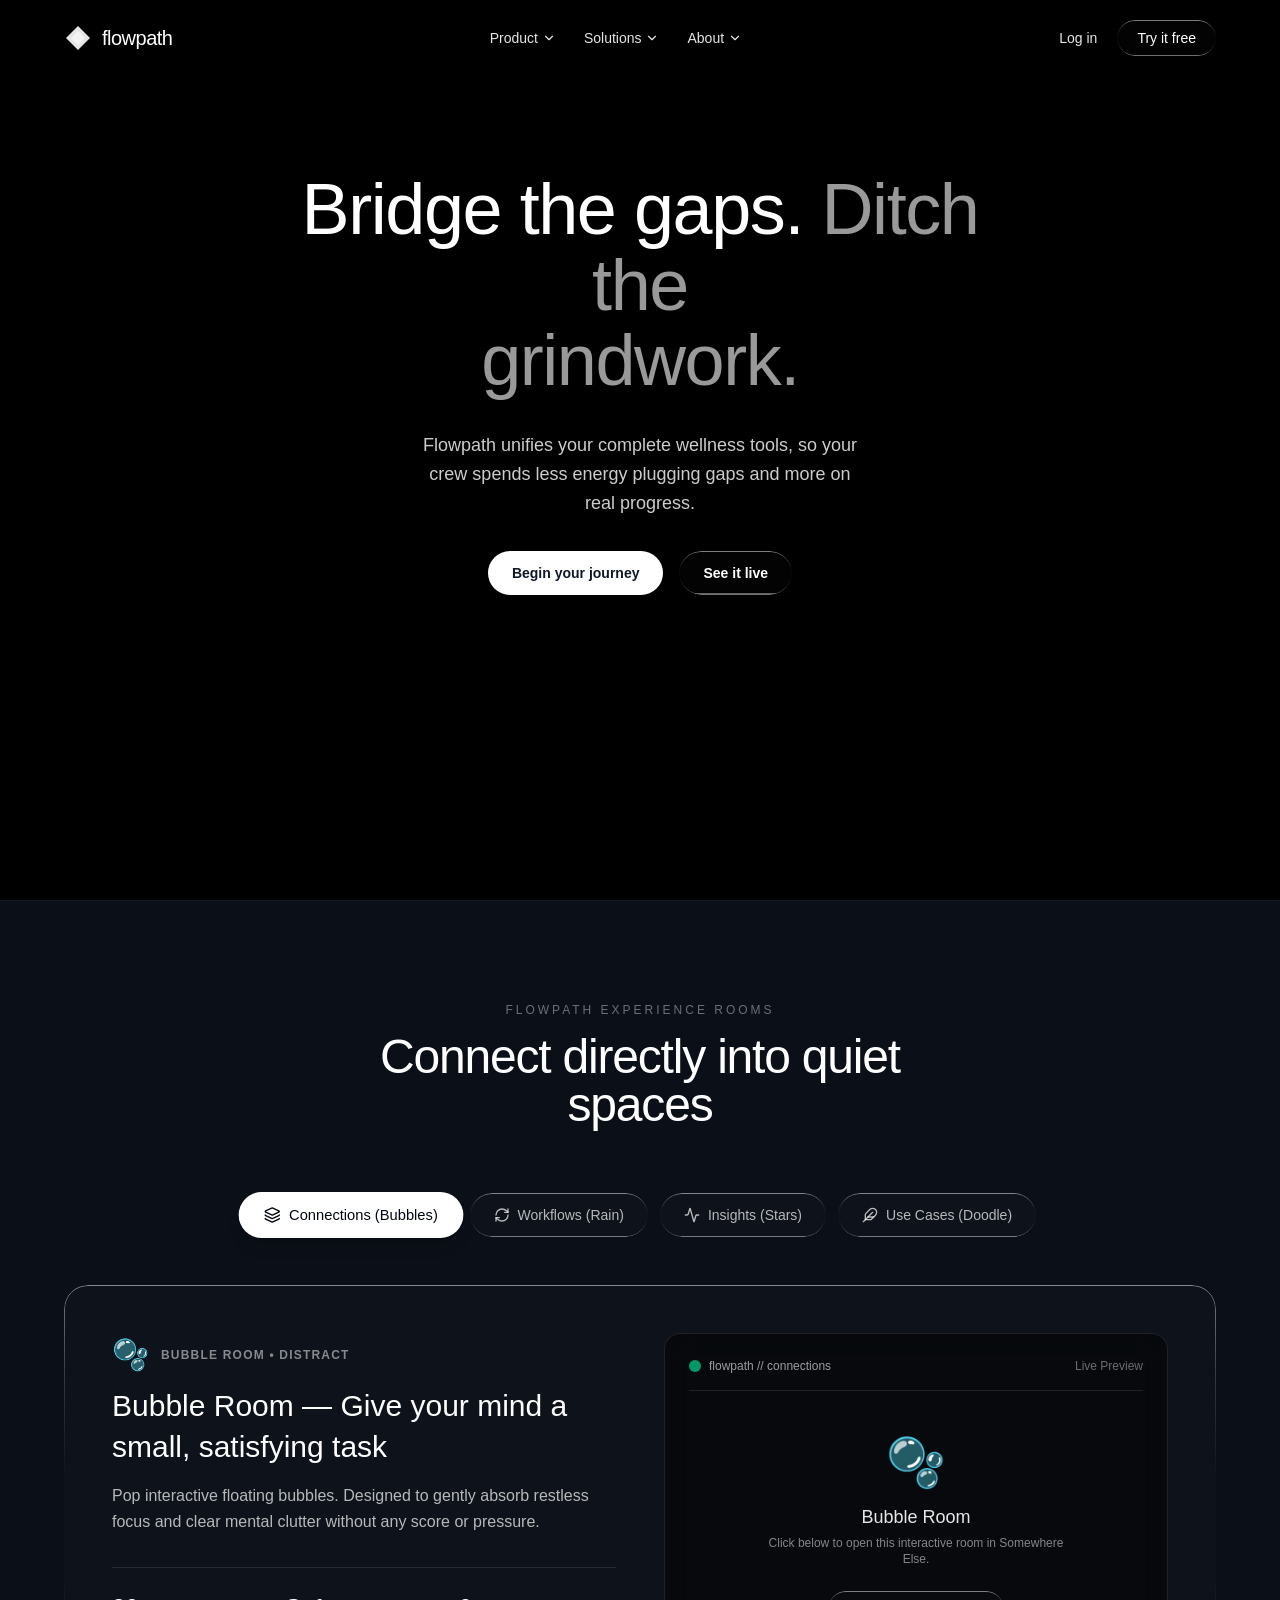
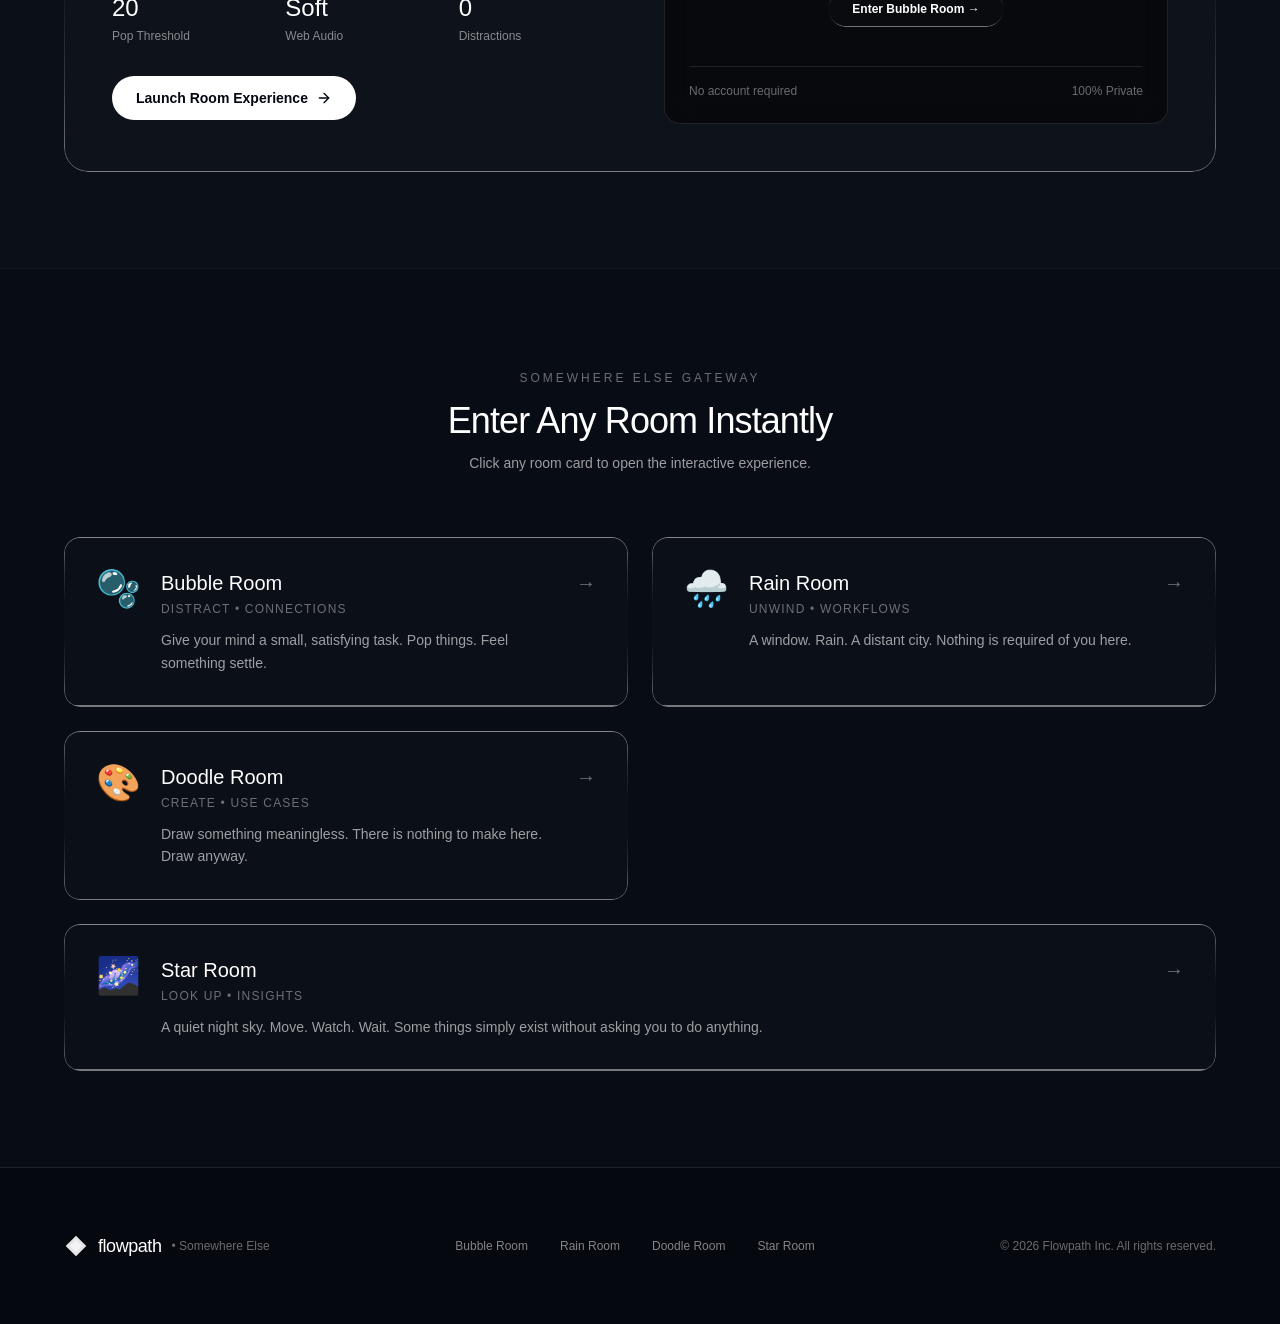
<file: index.html>
<!doctype html>
<html lang="en">
  <head>
    <meta charset="UTF-8" />
    <link rel="icon" type="image/svg+xml" href="/favicon.svg" />
    <meta name="viewport" content="width=device-width, initial-scale=1.0" />
    <title>flowpath</title>
    <script type="module" crossorigin src="/assets/index-CaXjqK65.js"></script>
    <link rel="stylesheet" crossorigin href="/assets/index-vMhm9Lgw.css">
  </head>
  <body>
    <div id="root"></div>
  </body>
</html>
</file>
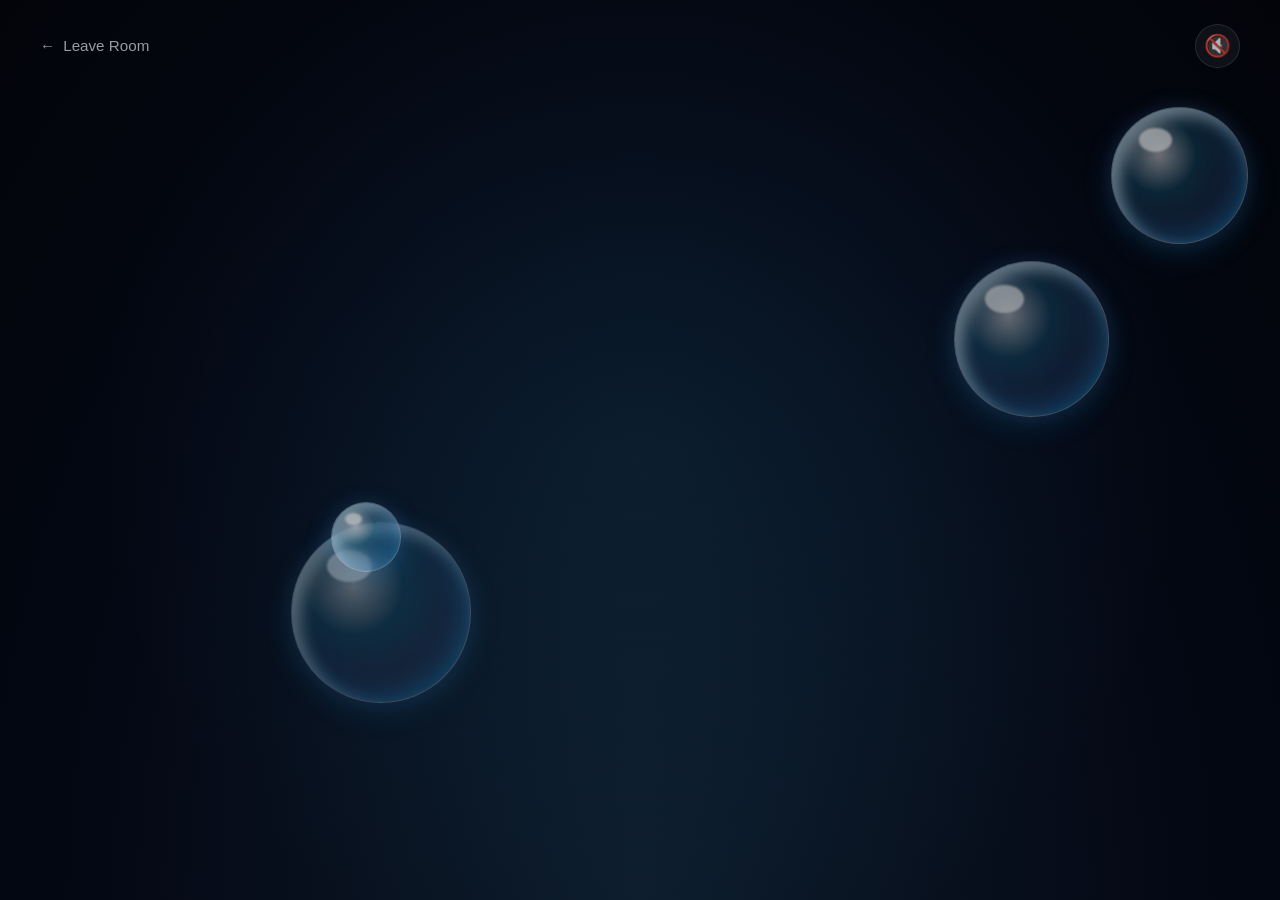
<file: rooms/bubbles.html>
<!DOCTYPE html>
<html lang="en">
<head>
    <meta charset="UTF-8">
    <meta name="viewport" content="width=device-width, initial-scale=1.0">
    <title>Bubble Room | Somewhere Else</title>
    <meta name="description" content="A quiet underwater dream. Just pop a few bubbles.">
    <link rel="icon" href="data:image/svg+xml,<svg xmlns=%22http://www.w3.org/2000/svg%22 viewBox=%220 0 100 100%22><text y=%22.9em%22 font-size=%2290%22>🌙</text></svg>">
    
    <!-- Fonts -->
    <link rel="preconnect" href="https://fonts.googleapis.com">
    <link rel="preconnect" href="https://fonts.gstatic.com" crossorigin>
    <link href="https://fonts.googleapis.com/css2?family=Inter:wght@300;400;500&family=Outfit:wght@300;400;500&display=swap" rel="stylesheet">
    
    <!-- CSS -->
    <link rel="stylesheet" href="../css/global.css">
    <link rel="stylesheet" href="../css/bubbles.css">
</head>
<body>
    
    <header class="room-header">
        <a href="../index.html" class="leave-link" aria-label="Leave Bubble Room">
            <span class="arrow">&larr;</span> Leave Room
        </a>
        <button id="sound-toggle" class="sound-toggle" aria-label="Toggle Sound" aria-pressed="false">
            <span class="icon">🔇</span>
        </button>
    </header>

    <main class="room-container" id="bubble-container" aria-label="Interactive Bubble Environment">
        <!-- Bubbles will be injected here via JavaScript -->
        
        <div class="completion-modal fade-in hidden" id="completion-modal" aria-live="polite">
            <h2 class="completion-text">Nice.</h2>
            <p class="completion-subtext">Stay a little longer?</p>
            <div class="completion-actions">
                <button class="btn-primary" id="btn-again">Again</button>
                <a href="../index.html" class="btn-secondary">Explore another room</a>
            </div>
        </div>
    </main>

    <script src="../js/bubbles.js"></script>
</body>
</html>
</file>
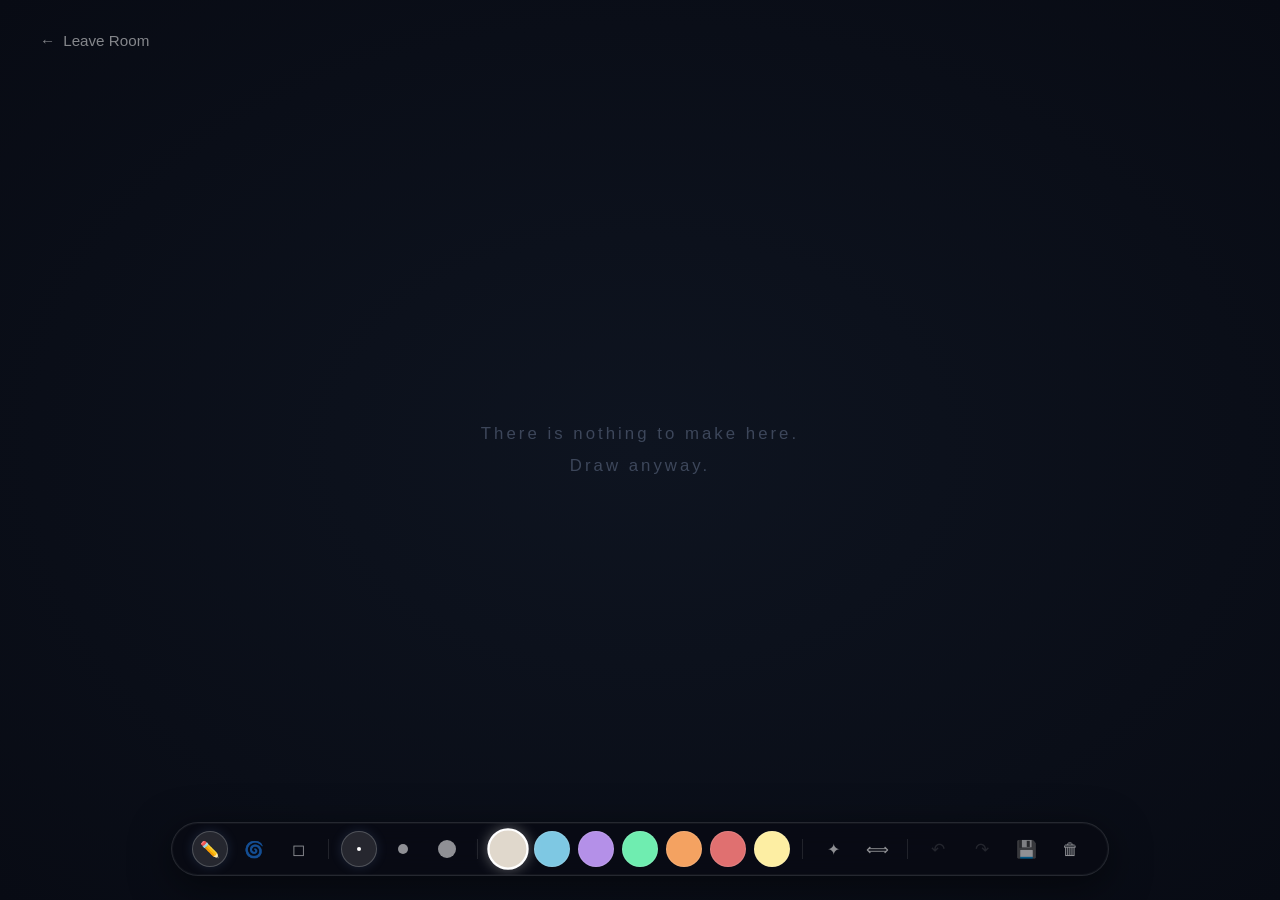
<file: rooms/doodle.html>
<!DOCTYPE html>
<html lang="en">
<head>
    <meta charset="UTF-8">
    <meta name="viewport" content="width=device-width, initial-scale=1.0, maximum-scale=1.0, user-scalable=no">
    <title>Doodle Room | Somewhere Else</title>
    <meta name="description" content="There is nothing to make here. Draw anyway.">
    <link rel="icon" href="data:image/svg+xml,<svg xmlns=%22http://www.w3.org/2000/svg%22 viewBox=%220 0 100 100%22><text y=%22.9em%22 font-size=%2290%22>✏️</text></svg>">
    
    <!-- Fonts -->
    <link rel="preconnect" href="https://fonts.googleapis.com">
    <link rel="preconnect" href="https://fonts.gstatic.com" crossorigin>
    <link href="https://fonts.googleapis.com/css2?family=Inter:wght@300;400;500&family=Outfit:wght@300;400;500&display=swap" rel="stylesheet">
    
    <!-- CSS -->
    <link rel="stylesheet" href="../css/global.css">
    <link rel="stylesheet" href="../css/doodle.css">
</head>
<body>
    
    <header class="room-header">
        <button id="btn-leave" class="leave-link" aria-label="Leave Doodle Room">
            <span class="arrow">&larr;</span> Leave Room
        </button>
        <!-- Mode indicators -->
        <div class="header-right">
            <div id="mirror-indicator" class="mode-badge" style="display:none;">⟺ Mirror</div>
            <div id="glow-indicator" class="mode-badge glow-badge" style="display:none;">✦ Glow</div>
        </div>
    </header>

    <main class="room-container">
        <!-- Canvas for drawing -->
        <canvas id="doodle-canvas" aria-label="Interactive drawing canvas"></canvas>
        
        <!-- Cursor size preview ring -->
        <div id="cursor-ring" class="cursor-ring" aria-hidden="true"></div>

        <!-- Intro Message -->
        <div id="initial-message" class="initial-message fade-in">
            <p>There is nothing to make here.<br>Draw anyway.</p>
        </div>

        <!-- Toolbar -->
        <div class="toolbar" role="toolbar" aria-label="Drawing Tools">

            <!-- TOOLS -->
            <div class="tool-group" role="group" aria-label="Tools">
                <button class="tool-btn mode-btn active" data-mode="pen" id="tool-pen" aria-label="Pen" aria-pressed="true" title="Pen">✏️</button>
                <button class="tool-btn mode-btn" data-mode="spray" id="tool-spray" aria-label="Spray" aria-pressed="false" title="Spray Paint">🌀</button>
                <button class="tool-btn mode-btn" data-mode="eraser" id="tool-eraser" aria-label="Eraser" aria-pressed="false" title="Eraser">◻</button>
            </div>

            <div class="toolbar-divider"></div>

            <!-- BRUSH SIZES -->
            <div class="tool-group" role="group" aria-label="Brush Sizes">
                <button class="tool-btn brush-size active" data-size="4" aria-label="Small Brush" aria-pressed="true" title="Small">
                    <span class="dot size-sm"></span>
                </button>
                <button class="tool-btn brush-size" data-size="14" aria-label="Medium Brush" aria-pressed="false" title="Medium">
                    <span class="dot size-md"></span>
                </button>
                <button class="tool-btn brush-size" data-size="28" aria-label="Large Brush" aria-pressed="false" title="Large">
                    <span class="dot size-lg"></span>
                </button>
            </div>

            <div class="toolbar-divider"></div>

            <!-- COLOR PALETTE -->
            <div class="tool-group color-palette" role="group" aria-label="Colors">
                <button class="tool-btn color-btn active" data-color="#E0D8CC" aria-label="Warm White" aria-pressed="true" style="background-color:#E0D8CC;"></button>
                <button class="tool-btn color-btn" data-color="#7EC8E3" aria-label="Sky Blue" aria-pressed="false" style="background-color:#7EC8E3;"></button>
                <button class="tool-btn color-btn" data-color="#B490E8" aria-label="Lavender" aria-pressed="false" style="background-color:#B490E8;"></button>
                <button class="tool-btn color-btn" data-color="#6FEDB0" aria-label="Mint" aria-pressed="false" style="background-color:#6FEDB0;"></button>
                <button class="tool-btn color-btn" data-color="#F4A261" aria-label="Amber" aria-pressed="false" style="background-color:#F4A261;"></button>
                <button class="tool-btn color-btn" data-color="#E07070" aria-label="Rose" aria-pressed="false" style="background-color:#E07070;"></button>
                <button class="tool-btn color-btn" data-color="#FDEEA3" aria-label="Yellow" aria-pressed="false" style="background-color:#FDEEA3;"></button>
            </div>

            <div class="toolbar-divider"></div>

            <!-- SPECIAL MODES -->
            <div class="tool-group" role="group" aria-label="Special Modes">
                <button class="tool-btn mode-btn" id="toggle-glow" aria-label="Glow Mode" aria-pressed="false" title="Glow Brush">✦</button>
                <button class="tool-btn mode-btn" id="toggle-mirror" aria-label="Mirror Mode" aria-pressed="false" title="Mirror Drawing">⟺</button>
            </div>

            <div class="toolbar-divider"></div>

            <!-- HISTORY & ACTIONS -->
            <div class="tool-group" role="group" aria-label="Actions">
                <button id="btn-undo" class="tool-btn action-btn" aria-label="Undo" disabled title="Undo">↶</button>
                <button id="btn-redo" class="tool-btn action-btn" aria-label="Redo" disabled title="Redo">↷</button>
                <button id="btn-save" class="tool-btn action-btn" aria-label="Save Drawing" title="Save as PNG">💾</button>
                <button id="btn-clear" class="tool-btn action-btn clear-btn" aria-label="Clear Canvas" title="Clear">🗑</button>
            </div>
        </div>

        <!-- Leave Confirmation Modal -->
        <div class="completion-modal fade-in hidden" id="leave-modal" aria-live="polite">
            <h2 class="completion-text">Leave this drawing behind?</h2>
            <div class="completion-actions">
                <button class="btn-primary" id="btn-confirm-leave">Leave</button>
                <button class="btn-secondary" id="btn-cancel-leave">Stay</button>
            </div>
        </div>
    </main>

    <script src="../js/doodle.js"></script>
</body>
</html>
</file>
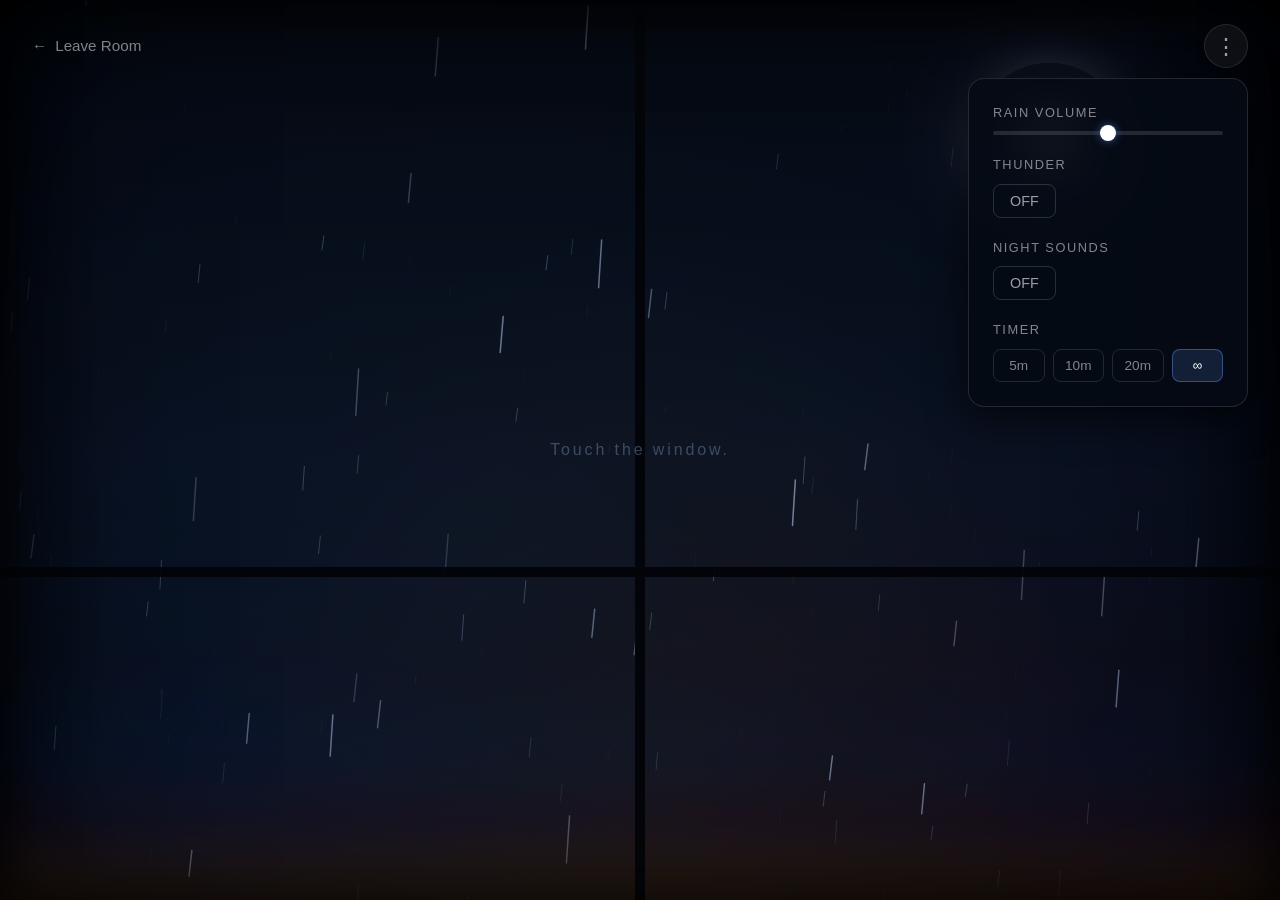
<file: rooms/rain.html>
<!DOCTYPE html>
<html lang="en">
<head>
    <meta charset="UTF-8">
    <meta name="viewport" content="width=device-width, initial-scale=1.0">
    <title>Rain Room | Somewhere Else</title>
    <meta name="description" content="Let everything be quiet for a while.">
    <link rel="icon" href="data:image/svg+xml,<svg xmlns=%22http://www.w3.org/2000/svg%22 viewBox=%220 0 100 100%22><text y=%22.9em%22 font-size=%2290%22>🌙</text></svg>">
    
    <!-- Fonts -->
    <link rel="preconnect" href="https://fonts.googleapis.com">
    <link rel="preconnect" href="https://fonts.gstatic.com" crossorigin>
    <link href="https://fonts.googleapis.com/css2?family=Inter:wght@300;400;500&family=Outfit:wght@300;400;500&display=swap" rel="stylesheet">
    
    <!-- CSS -->
    <link rel="stylesheet" href="../css/global.css">
    <link rel="stylesheet" href="../css/rain.css">
</head>
<body>
    
    <header class="room-header">
        <a href="../index.html" class="leave-link" aria-label="Leave Rain Room">
            <span class="arrow">&larr;</span> Leave Room
        </a>
        <button id="settings-toggle" class="settings-toggle" aria-label="Toggle Settings" aria-expanded="false" aria-controls="settings-panel">
            <span class="icon">⋮</span>
        </button>
    </header>

    <div id="settings-panel" class="settings-panel fade-in hidden" aria-hidden="true">
        <div class="setting-group">
            <label for="volume-control">Rain Volume</label>
            <input type="range" id="volume-control" min="0" max="100" value="50" aria-label="Rain Volume">
        </div>
        <div class="setting-group">
            <span class="label-text">Thunder</span>
            <button id="thunder-toggle" class="btn-toggle" aria-pressed="false">OFF</button>
        </div>
        <div class="setting-group">
            <span class="label-text">Night Sounds</span>
            <button id="night-sounds-toggle" class="btn-toggle" aria-pressed="false">OFF</button>
        </div>
        <div class="setting-group">
            <span class="label-text">Timer</span>
            <div class="timer-options">
                <button class="timer-btn" data-time="5">5m</button>
                <button class="timer-btn" data-time="10">10m</button>
                <button class="timer-btn" data-time="20">20m</button>
                <button class="timer-btn active" data-time="infinity">∞</button>
            </div>
        </div>
    </div>

    <main class="room-container" id="room-container">
        <!-- Moon in the sky (behind rain) -->
        <div class="moon-container" aria-hidden="true">
            <img src="../assets/moon.jpg" alt="" class="moon-img" id="moon-img">
            <div class="moon-halo"></div>
        </div>

        <!-- The window pane overlay -->
        <div class="window-overlay" aria-hidden="true">
            <div class="city-lights"></div>
            <div class="condensation"></div>
            <div class="window-frame"></div>
        </div>

        <!-- Lightning flash overlay triggered on touch -->
        <div class="lightning-overlay" id="lightning-overlay" aria-hidden="true"></div>

        <canvas id="rain-canvas" aria-label="Animation of rain falling outside a window"></canvas>
        
        <div id="initial-message" class="initial-message fade-in">
            <p>Touch the window.</p>
        </div>

        <div class="completion-modal fade-in hidden" id="completion-modal" aria-live="polite">
            <h2 class="completion-text">Take your time.</h2>
            <div class="completion-actions">
                <button class="btn-primary" id="btn-stay">Stay here</button>
                <a href="../index.html" class="btn-secondary">Leave</a>
            </div>
        </div>
    </main>

    <script src="../js/rain.js"></script>
</body>
</html>
</file>
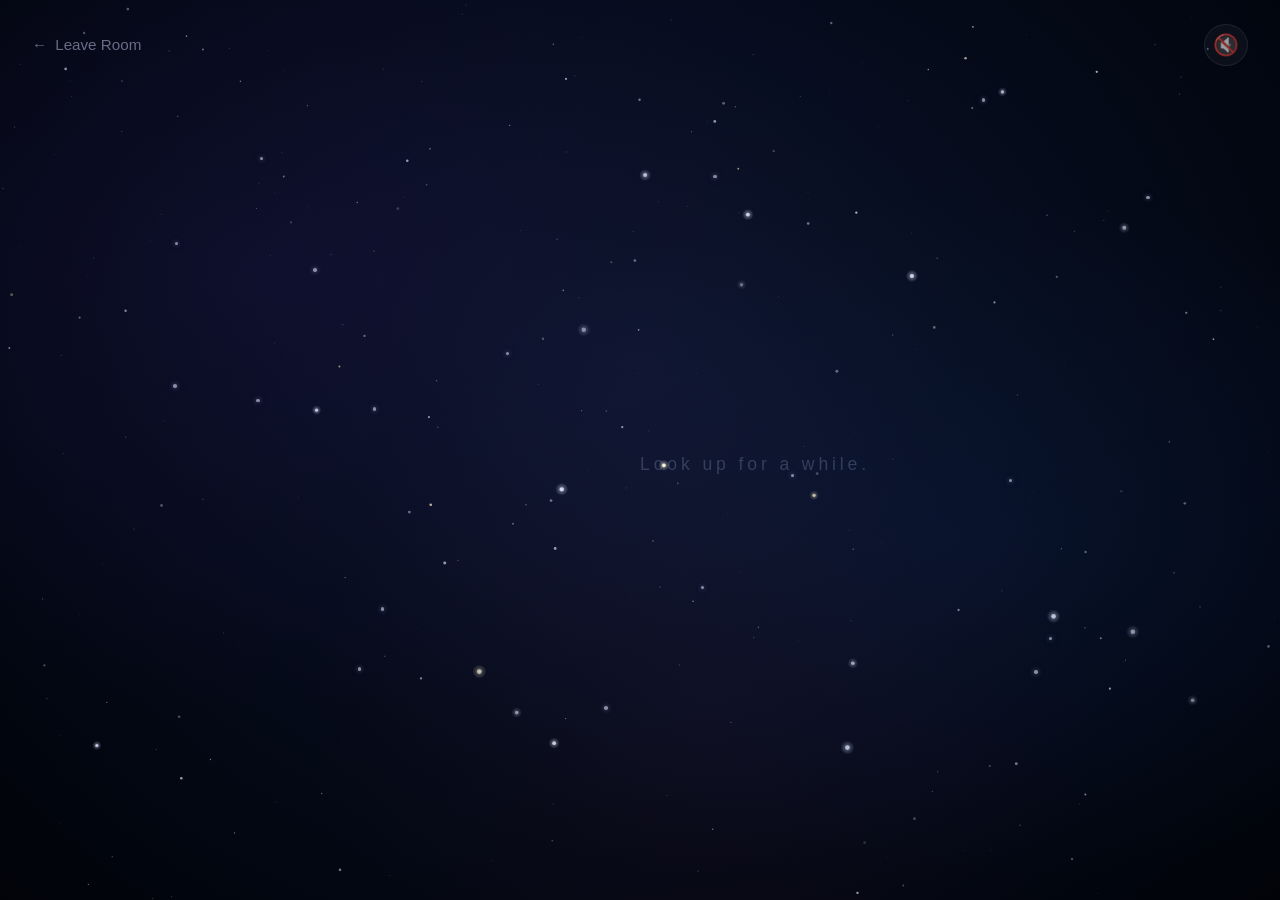
<file: rooms/stars.html>
<!DOCTYPE html>
<html lang="en">
<head>
    <meta charset="UTF-8">
    <meta name="viewport" content="width=device-width, initial-scale=1.0, maximum-scale=1.0, user-scalable=no">
    <title>Star Room | Somewhere Else</title>
    <meta name="description" content="Look up for a while.">
    <link rel="icon" href="data:image/svg+xml,<svg xmlns=%22http://www.w3.org/2000/svg%22 viewBox=%220 0 100 100%22><text y=%22.9em%22 font-size=%2290%22>🌙</text></svg>">
    
    <!-- Fonts -->
    <link rel="preconnect" href="https://fonts.googleapis.com">
    <link rel="preconnect" href="https://fonts.gstatic.com" crossorigin>
    <link href="https://fonts.googleapis.com/css2?family=Inter:wght@300;400;500&family=Outfit:wght@300;400;500&display=swap" rel="stylesheet">
    
    <!-- CSS -->
    <link rel="stylesheet" href="../css/global.css">
    <link rel="stylesheet" href="../css/stars.css">
</head>
<body>
    
    <header class="room-header">
        <a href="../index.html" class="leave-link" aria-label="Leave Star Room">
            <span class="arrow">&larr;</span> Leave Room
        </a>
        <button id="sound-toggle" class="sound-toggle" aria-label="Toggle Sound" aria-pressed="false">
            <span class="icon">🔇</span>
        </button>
    </header>

    <main class="room-container" id="stars-container">
        <!-- Canvas for background sky and ambient stars -->
        <canvas id="stars-canvas" aria-hidden="true"></canvas>
        
        <!-- Interactive stars overlay (injected via JS for accessibility) -->
        <div id="interactive-stars-layer" aria-label="Interactive Stars. Move mouse to react, select to glow."></div>

        <!-- Initial Message -->
        <div id="initial-message" class="initial-message fade-in">
            <p>Look up for a while.</p>
        </div>
    </main>

    <script src="../js/stars.js"></script>
</body>
</html>
</file>
<file: css/global.css>
/* =========================================
   GLOBAL DESIGN SYSTEM - SOMEWHERE ELSE & FLOWPATH
   ========================================= */

@font-face {
  font-family: 'Helvetica Now Text';
  src: url('https://db.onlinewebfonts.com/c/08e020de1811ec4489f82d1247a42c09?family=Helvetica+Now+Text') format('woff2');
  font-weight: 100 900;
  font-style: normal;
  font-display: swap;
}

:root {
    /* Color Palette */
    --bg-primary:   #080c14;
    --bg-secondary: #0f1520;
    --bg-tertiary:  #161d2c;

    --text-main:    #e8e0d4;
    --text-muted:   #6b7a8e;

    --accent-lavender: #b6b0c6;
    --accent-green:    #7d8f81;

    --border-subtle: rgba(255, 255, 255, 0.06);
    --border-hover:  rgba(255, 255, 255, 0.16);

    /* Typography */
    --font-heading: 'Helvetica Now Text', 'Outfit', -apple-system, BlinkMacSystemFont, 'Segoe UI', Roboto, sans-serif;
    --font-body:    'Helvetica Now Text', 'Inter', -apple-system, BlinkMacSystemFont, 'Segoe UI', Roboto, sans-serif;

    /* Spacing */
    --space-xs: 0.5rem;
    --space-sm: 1rem;
    --space-md: 2rem;
    --space-lg: 4rem;
    --space-xl: 8rem;

    /* Animations */
    --transition-slow:   0.8s cubic-bezier(0.4, 0, 0.2, 1);
    --transition-normal: 0.4s cubic-bezier(0.4, 0, 0.2, 1);
    --transition-fast:   0.2s ease-out;
}

/* =========================================
   BASE
   ========================================= */
*, *::before, *::after {
    box-sizing: border-box;
    margin: 0;
    padding: 0;
    font-family: 'Helvetica Now Text', -apple-system, BlinkMacSystemFont, 'Segoe UI', Roboto, sans-serif;
}

html {
    scroll-behavior: smooth;
    font-size: 16px;
}

body {
    background-color: var(--bg-primary);
    color: var(--text-main);
    font-family: var(--font-body);
    font-weight: 300;
    line-height: 1.6;
    min-height: 100vh;
    overflow-x: hidden;
}

h1, h2, h3, h4, h5, h6 {
    font-family: var(--font-heading);
    font-weight: 300;
    line-height: 1.2;
}

a {
    color: inherit;
    text-decoration: none;
}

button {
    font-family: inherit;
    cursor: pointer;
    border: none;
    background: none;
    -webkit-tap-highlight-color: transparent;
}

/* ── Liquid Glass Class ── */
.liquid-glass {
  background: rgba(255, 255, 255, 0.01);
  background-blend-mode: luminosity;
  backdrop-filter: blur(4px);
  -webkit-backdrop-filter: blur(4px);
  border: none;
  box-shadow: inset 0 1px 1px rgba(255, 255, 255, 0.1);
  position: relative;
  overflow: hidden;
}

.liquid-glass::before {
  content: '';
  position: absolute;
  inset: 0;
  border-radius: inherit;
  padding: 1.4px;
  background: linear-gradient(
    180deg,
    rgba(255, 255, 255, 0.45) 0%,
    rgba(255, 255, 255, 0.15) 20%,
    rgba(255, 255, 255, 0)    40%,
    rgba(255, 255, 255, 0)    60%,
    rgba(255, 255, 255, 0.15) 80%,
    rgba(255, 255, 255, 0.45) 100%
  );
  -webkit-mask: linear-gradient(#fff 0 0) content-box,
                linear-gradient(#fff 0 0);
  -webkit-mask-composite: xor;
  mask-composite: exclude;
  pointer-events: none;
}

/* ── Dropdown animations ── */
@keyframes dropdown-in {
  from { opacity: 0; transform: translateY(-4px) scale(0.96); }
  to { opacity: 1; transform: translateY(0) scale(1); }
}

.animate-dropdown {
  animation: dropdown-in 0.2s ease-out;
}

.duration-400 {
  transition-duration: 400ms;
}

/* =========================================
   ACCESSIBILITY & UTILITIES
   ========================================= */
:focus-visible {
    outline: 2px solid var(--accent-lavender);
    outline-offset: 4px;
    border-radius: 4px;
}

@media (prefers-reduced-motion: reduce) {
    *, *::before, *::after {
        animation-duration: 0.01ms !important;
        animation-iteration-count: 1 !important;
        transition-duration: 0.01ms !important;
        scroll-behavior: auto !important;
    }
}

.fade-in {
    opacity: 0;
    transform: translateY(20px);
    animation: fadeIn var(--transition-slow) forwards;
}

@keyframes fadeIn {
    to { opacity: 1; transform: translateY(0); }
}

.scroll-reveal {
    opacity: 0;
    transform: translateY(20px);
    transition: opacity var(--transition-slow), transform var(--transition-slow);
}

.scroll-reveal.visible {
    opacity: 1;
    transform: translateY(0);
}
</file>
<file: css/bubbles.css>
/* =========================================
   BUBBLE ROOM STYLES - VIVID & REALISTIC
   ========================================= */

body {
    background: radial-gradient(ellipse at 50% 100%, #0d1b2a 0%, #040814 60%, #020409 100%);
    overflow: hidden;
    touch-action: none;
}

/* Header & Controls */
.room-header {
    position: absolute;
    top: 0;
    left: 0;
    width: 100%;
    padding: 1.5rem 2.5rem;
    display: flex;
    justify-content: space-between;
    align-items: center;
    z-index: 100;
}

.leave-link {
    color: rgba(255, 255, 255, 0.6);
    font-size: 0.95rem;
    display: inline-flex;
    align-items: center;
    gap: 0.5rem;
    transition: color 0.2s ease, opacity 0.2s ease;
}

.leave-link:hover {
    color: #ffffff;
    opacity: 1;
}

.sound-toggle {
    color: rgba(255, 255, 255, 0.7);
    font-size: 1.35rem;
    transition: all 0.2s ease;
    padding: 0.5rem;
    border-radius: 50%;
    background: rgba(255, 255, 255, 0.05);
    border: 1px solid rgba(255, 255, 255, 0.1);
}

.sound-toggle:hover {
    color: #ffffff;
    background: rgba(255, 255, 255, 0.15);
    box-shadow: 0 0 15px rgba(56, 189, 248, 0.3);
}

/* Bubble Container */
.room-container {
    position: relative;
    width: 100vw;
    height: 100vh;
    display: flex;
    justify-content: center;
    align-items: center;
}

/* Vivid Glass Bubbles */
.bubble {
    position: absolute;
    border-radius: 50%;
    background: radial-gradient(
        circle at 35% 35%,
        rgba(255, 255, 255, 0.6) 0%,
        rgba(56, 189, 248, 0.25) 30%,
        rgba(167, 139, 250, 0.15) 70%,
        rgba(14, 165, 233, 0.3) 100%
    );
    box-shadow: 
        inset -8px -8px 25px rgba(14, 165, 233, 0.4),
        inset 8px 8px 15px rgba(255, 255, 255, 0.6),
        0 8px 32px rgba(14, 165, 233, 0.25),
        0 0 20px rgba(167, 139, 250, 0.15);
    backdrop-filter: blur(4px);
    -webkit-backdrop-filter: blur(4px);
    border: 1.5px solid rgba(255, 255, 255, 0.35);
    cursor: pointer;
    transform-origin: center;
    transition: opacity 0.3s ease, transform 0.3s cubic-bezier(0.175, 0.885, 0.32, 1.275);
    
    animation: float var(--float-duration, 15s) ease-in-out infinite alternate, 
               drift var(--drift-duration, 10s) ease-in-out infinite alternate;
}

.bubble::after {
    content: '';
    position: absolute;
    top: 15%;
    left: 20%;
    width: 25%;
    height: 18%;
    border-radius: 50%;
    background: rgba(255, 255, 255, 0.7);
    filter: blur(1px);
}

.bubble:hover {
    transform: scale(1.08) !important;
    box-shadow: 
        inset -8px -8px 25px rgba(14, 165, 233, 0.6),
        inset 8px 8px 20px rgba(255, 255, 255, 0.8),
        0 12px 40px rgba(56, 189, 248, 0.4),
        0 0 30px rgba(167, 139, 250, 0.3);
}

.bubble.popped {
    opacity: 0 !important;
    transform: scale(1.6) !important;
    pointer-events: none;
    transition: all 0.2s ease-out;
}

/* Background water caustics effect */
.room-container::before {
    content: '';
    position: absolute;
    inset: 0;
    background: radial-gradient(circle at 50% 50%, rgba(56, 189, 248, 0.08), transparent 70%);
    pointer-events: none;
}

/* Modal */
.completion-modal {
    position: relative;
    z-index: 10;
    text-align: center;
    background: rgba(8, 12, 22, 0.85);
    backdrop-filter: blur(16px);
    -webkit-backdrop-filter: blur(16px);
    padding: 3rem 2.5rem;
    border-radius: 24px;
    border: 1px solid rgba(255, 255, 255, 0.15);
    box-shadow: 0 20px 60px rgba(0, 0, 0, 0.6);
}

.completion-modal.hidden {
    display: none;
}

.completion-text {
    font-size: clamp(2rem, 5vw, 3rem);
    color: #ffffff;
    margin-bottom: 0.5rem;
    font-weight: 300;
}

.completion-subtext {
    font-size: 1.1rem;
    color: rgba(255, 255, 255, 0.6);
    margin-bottom: 2rem;
}

@keyframes float {
    0% { transform: translateY(0) scale(1); }
    100% { transform: translateY(var(--float-y, -100px)) scale(1.05); }
}

@keyframes drift {
    0% { margin-left: 0; }
    100% { margin-left: var(--drift-x, 50px); }
}
</file>
<file: css/doodle.css>
/* =========================================
   DOODLE ROOM STYLES - DARK STUDIO OVERHAUL
   ========================================= */

body {
    background: #080b14;
    overflow: hidden;
    touch-action: none;
}

.room-container {
    position: relative;
    width: 100vw;
    height: 100vh;
    display: flex;
    justify-content: center;
    align-items: center;
    /* Subtle textured studio surface */
    background: 
        radial-gradient(ellipse at 50% 50%, #0e1420 0%, #080b14 100%);
}

/* Header */
.room-header {
    position: absolute;
    top: 0;
    left: 0;
    width: 100%;
    padding: 1.5rem 2rem;
    display: flex;
    justify-content: space-between;
    align-items: center;
    z-index: 100;
}

.header-right {
    display: flex;
    align-items: center;
    gap: 0.5rem;
}

/* Active mode badges */
.mode-badge {
    display: none;
    align-items: center;
    padding: 0.3rem 0.75rem;
    border-radius: 100px;
    font-size: 0.8rem;
    letter-spacing: 0.06em;
    color: rgba(255,255,255,0.7);
    background: rgba(255,255,255,0.08);
    border: 1px solid rgba(255,255,255,0.12);
}

.glow-badge {
    color: #d4a8ff;
    background: rgba(180, 100, 255, 0.12);
    border-color: rgba(180, 100, 255, 0.3);
    box-shadow: 0 0 10px rgba(180, 100, 255, 0.2);
}

/* Floating cursor ring preview */
.cursor-ring {
    position: fixed;
    border-radius: 50%;
    border: 1.5px solid rgba(255, 255, 255, 0.6);
    pointer-events: none;
    transform: translate(-50%, -50%);
    z-index: 9999;
    display: none;
    mix-blend-mode: difference;
    transition: width 0.12s ease, height 0.12s ease;
}

.leave-link {
    color: rgba(255, 255, 255, 0.5);
    font-size: 0.95rem;
    display: inline-flex;
    align-items: center;
    gap: 0.5rem;
    transition: color 0.2s ease, opacity 0.2s ease;
    border: none;
    background: none;
    cursor: pointer;
    font-family: inherit;
    padding: 0.5rem;
}

.leave-link:hover {
    color: #ffffff;
    opacity: 1;
}

/* Canvas */
#doodle-canvas {
    position: absolute;
    top: 0;
    left: 0;
    width: 100%;
    height: 100%;
    z-index: 1;
    cursor: crosshair;
}

/* Initial Message */
.initial-message {
    position: absolute;
    z-index: 10;
    color: rgba(150, 165, 200, 0.35);
    font-family: var(--font-heading);
    font-size: 1.05rem;
    letter-spacing: 0.18em;
    text-align: center;
    pointer-events: none;
    transition: opacity 3s ease;
    line-height: 1.9;
}

.initial-message.fade-out {
    opacity: 0 !important;
}

/* Floating Toolbar */
.toolbar {
    position: absolute;
    bottom: 1.5rem;
    left: 50%;
    transform: translateX(-50%);
    z-index: 20;
    background: rgba(8, 11, 20, 0.88);
    backdrop-filter: blur(20px);
    -webkit-backdrop-filter: blur(20px);
    border: 1px solid rgba(255, 255, 255, 0.12);
    border-radius: 100px;
    padding: 0.5rem 1.25rem;
    display: flex;
    align-items: center;
    gap: 0.5rem;
    box-shadow: 
        0 10px 40px rgba(0, 0, 0, 0.5),
        0 0 0 1px rgba(255, 255, 255, 0.04) inset;
    max-width: 90vw;
    overflow-x: auto;
    scrollbar-width: none;
}

.toolbar::-webkit-scrollbar {
    display: none;
}

.tool-group {
    display: flex;
    align-items: center;
    gap: 0.5rem;
}

.toolbar-divider {
    width: 1px;
    height: 20px;
    background: rgba(255, 255, 255, 0.1);
    margin: 0 0.25rem;
}

/* Tool Buttons */
.tool-btn {
    width: 36px;
    height: 36px;
    border-radius: 50%;
    display: flex;
    align-items: center;
    justify-content: center;
    color: rgba(255, 255, 255, 0.55);
    transition: all 0.18s ease;
    border: 1px solid transparent;
    font-size: 1rem;
}

.tool-btn:hover {
    color: #ffffff;
    background: rgba(255, 255, 255, 0.08);
}

.tool-btn.active {
    color: #ffffff;
    background: rgba(255, 255, 255, 0.12);
    border-color: rgba(255, 255, 255, 0.2);
    box-shadow: 0 0 12px rgba(150, 180, 255, 0.15);
}

/* Glow mode active — purple tint */
#toggle-glow.active {
    color: #d4a8ff;
    background: rgba(180, 100, 255, 0.15);
    border-color: rgba(180, 100, 255, 0.4);
    box-shadow: 0 0 14px rgba(180, 100, 255, 0.35);
}

/* Mirror mode active — cyan tint */
#toggle-mirror.active {
    color: #7ee8f8;
    background: rgba(80, 200, 240, 0.12);
    border-color: rgba(80, 200, 240, 0.35);
    box-shadow: 0 0 12px rgba(80, 200, 240, 0.25);
}

.tool-btn:disabled {
    opacity: 0.2;
    cursor: default;
    pointer-events: none;
}

/* Brush Size Dots */
.dot {
    background-color: currentColor;
    border-radius: 50%;
    display: block;
}

.size-sm { width: 4px; height: 4px; }
.size-md { width: 10px; height: 10px; }
.size-lg { width: 18px; height: 18px; }

/* Color Palette Buttons */
.color-btn {
    border: 1.5px solid rgba(255, 255, 255, 0.12);
    transition: transform 0.15s ease, box-shadow 0.15s ease;
}

.color-btn:hover {
    transform: scale(1.15);
    box-shadow: 0 0 10px rgba(255, 255, 255, 0.2);
}

.color-btn.active {
    border: 2px solid #ffffff;
    transform: scale(1.15);
    box-shadow: 0 0 12px rgba(255, 255, 255, 0.35);
}

/* Action Buttons */
.action-btn {
    font-size: 1.05rem;
    font-family: var(--font-body);
}

.clear-btn:hover {
    color: #f08080;
    background: rgba(240, 128, 128, 0.08);
}

/* Modal */
.completion-modal {
    position: absolute;
    z-index: 110;
    text-align: center;
    background: rgba(8, 11, 20, 0.92);
    backdrop-filter: blur(20px);
    -webkit-backdrop-filter: blur(20px);
    padding: 2.5rem 2rem;
    border-radius: 24px;
    border: 1px solid rgba(255, 255, 255, 0.12);
    max-width: 90vw;
    box-shadow: 0 20px 60px rgba(0, 0, 0, 0.6);
    transition: opacity 0.3s ease, transform 0.3s ease;
}

.completion-modal.hidden {
    display: none;
}

.completion-text {
    font-size: clamp(1.5rem, 4vw, 2rem);
    color: #ffffff;
    font-weight: 300;
    margin-bottom: 1.5rem;
}

.completion-actions {
    display: flex;
    flex-direction: column;
    gap: 1rem;
    align-items: center;
}

@media (min-width: 600px) {
    .completion-actions {
        flex-direction: row;
    }
}

/* Responsive */
@media (max-width: 768px) {
    .room-header {
        padding: 1rem;
    }

    .toolbar {
        bottom: 1rem;
        padding: 0.4rem 1rem;
        gap: 0.35rem;
    }

    .tool-btn {
        width: 32px;
        height: 32px;
    }
}
</file>
<file: css/rain.css>
/* =========================================
   RAIN ROOM STYLES - ATMOSPHERIC OVERHAUL
   =========================================

   Sections:
   1. Body & Container
   2. Header & Settings
   3. Moon
   4. Canvas & Overlays
   5. Messages & Modals
   6. Animations
   7. Media Queries
   ========================================= */

body {
    background: #020408;
    overflow: hidden;
    touch-action: none;
}

/* Base Container */
.room-container {
    position: relative;
    width: 100vw;
    height: 100vh;
    display: flex;
    justify-content: center;
    align-items: center;
    background: 
        radial-gradient(ellipse at 50% 110%, rgba(255, 140, 30, 0.06) 0%, transparent 55%),
        radial-gradient(ellipse at 20% 90%, rgba(30, 90, 255, 0.05) 0%, transparent 40%),
        radial-gradient(ellipse at 80% 80%, rgba(180, 30, 80, 0.04) 0%, transparent 35%),
        linear-gradient(to bottom, #02060f 0%, #050c1a 50%, #03070e 100%);
    transition: opacity 2s ease;
}

.room-container.fade-dim {
    opacity: 0.25;
}

/* Header & Controls */
.room-header {
    position: absolute;
    top: 0;
    left: 0;
    width: 100%;
    padding: 1.5rem 2rem;
    display: flex;
    justify-content: space-between;
    align-items: center;
    z-index: 100;
}

.leave-link {
    color: rgba(255, 255, 255, 0.5);
    font-size: 0.95rem;
    display: inline-flex;
    align-items: center;
    gap: 0.5rem;
    transition: color 0.2s ease, opacity 0.2s ease;
}

.leave-link:hover {
    color: #ffffff;
    opacity: 1;
}

.settings-toggle {
    color: rgba(255, 255, 255, 0.6);
    font-size: 1.4rem;
    transition: all 0.2s ease;
    padding: 0.5rem;
    width: 44px;
    height: 44px;
    display: flex;
    justify-content: center;
    align-items: center;
    border-radius: 50%;
    background: rgba(255, 255, 255, 0.05);
    border: 1px solid rgba(255, 255, 255, 0.1);
}

.settings-toggle:hover,
.settings-toggle[aria-expanded="true"] {
    color: #ffffff;
    background: rgba(255, 255, 255, 0.1);
    box-shadow: 0 0 12px rgba(100, 160, 255, 0.25);
}

/* Settings Panel */
.settings-panel {
    position: absolute;
    top: calc(1.5rem + 54px);
    right: 2rem;
    background: rgba(5, 10, 20, 0.92);
    backdrop-filter: blur(20px);
    -webkit-backdrop-filter: blur(20px);
    border: 1px solid rgba(255, 255, 255, 0.12);
    border-radius: 16px;
    padding: 1.5rem;
    width: 280px;
    z-index: 99;
    display: flex;
    flex-direction: column;
    gap: 1.25rem;
    box-shadow: 0 10px 40px rgba(0, 0, 0, 0.7);
    transition: opacity 0.2s ease, transform 0.2s ease;
}

.settings-panel.hidden {
    opacity: 0;
    pointer-events: none;
    transform: translateY(-8px);
}

.setting-group {
    display: flex;
    flex-direction: column;
    gap: 0.5rem;
}

.setting-group label,
.label-text {
    color: rgba(255, 255, 255, 0.5);
    font-size: 0.8rem;
    text-transform: uppercase;
    letter-spacing: 0.12em;
}

/* Range input */
input[type="range"] {
    -webkit-appearance: none;
    width: 100%;
    background: transparent;
}

input[type="range"]::-webkit-slider-thumb {
    -webkit-appearance: none;
    height: 16px;
    width: 16px;
    border-radius: 50%;
    background: #ffffff;
    cursor: pointer;
    margin-top: -6px;
    box-shadow: 0 0 8px rgba(100, 160, 255, 0.5);
}

input[type="range"]::-webkit-slider-runnable-track {
    width: 100%;
    height: 4px;
    cursor: pointer;
    background: rgba(255, 255, 255, 0.12);
    border-radius: 2px;
}

.btn-toggle {
    background: transparent;
    border: 1px solid rgba(255, 255, 255, 0.15);
    color: rgba(255, 255, 255, 0.6);
    padding: 0.5rem 1rem;
    border-radius: 8px;
    transition: all 0.2s ease;
    font-size: 0.9rem;
    align-self: flex-start;
}

.btn-toggle[aria-pressed="true"] {
    background: rgba(100, 160, 255, 0.2);
    color: #fff;
    border-color: rgba(100, 160, 255, 0.5);
}

.timer-options {
    display: flex;
    gap: 0.5rem;
}

.timer-btn {
    flex: 1;
    background: transparent;
    border: 1px solid rgba(255, 255, 255, 0.12);
    color: rgba(255, 255, 255, 0.5);
    padding: 0.5rem 0;
    border-radius: 8px;
    transition: all 0.2s ease;
    font-size: 0.85rem;
}

.timer-btn.active {
    background: rgba(100, 160, 255, 0.15);
    color: #ffffff;
    border-color: rgba(100, 160, 255, 0.4);
}

/* =========================================
   MOON
   ========================================= */
.moon-container {
    position: absolute;
    top: 7%;
    right: 12%;
    z-index: 1;
    pointer-events: none;
    animation: moonDrift 40s ease-in-out infinite alternate;
}

.moon-img {
    width: clamp(90px, 12vw, 160px);
    height: clamp(90px, 12vw, 160px);
    border-radius: 50%;
    object-fit: cover;
    display: block;
    opacity: 0.88;
    /* Blur to mimic atmospheric diffusion through glass */
    filter: blur(0.6px) brightness(0.95);
    box-shadow: 0 0 40px rgba(200, 220, 255, 0.25);
}

.moon-halo {
    position: absolute;
    top: 50%;
    left: 50%;
    transform: translate(-50%, -50%);
    width: 200%;
    height: 200%;
    border-radius: 50%;
    background: radial-gradient(
        circle,
        rgba(200, 220, 255, 0.08) 0%,
        rgba(160, 190, 255, 0.04) 40%,
        transparent 70%
    );
    pointer-events: none;
}

@keyframes moonDrift {
    0%   { transform: translateY(0px) translateX(0px); }
    33%  { transform: translateY(-6px) translateX(3px); }
    66%  { transform: translateY(4px) translateX(-4px); }
    100% { transform: translateY(-3px) translateX(2px); }
}

/* =========================================
   LIGHTNING OVERLAY (touch-triggered)
   ========================================= */
.lightning-overlay {
    position: absolute;
    inset: 0;
    z-index: 15;
    pointer-events: none;
    background: rgba(200, 225, 255, 0);
    transition: background 0.05s ease;
    mix-blend-mode: screen;
}

.lightning-overlay.strike {
    animation: lightningStrike 0.55s ease-out forwards;
}

@keyframes lightningStrike {
    0%   { background: rgba(200, 225, 255, 0); }
    5%   { background: rgba(200, 225, 255, 0.55); }
    12%  { background: rgba(200, 225, 255, 0.05); }
    20%  { background: rgba(200, 225, 255, 0.35); }
    35%  { background: rgba(200, 225, 255, 0.02); }
    100% { background: rgba(200, 225, 255, 0); }
}

/* Rain Canvas */
#rain-canvas {
    position: absolute;
    inset: 0;
    width: 100%;
    height: 100%;
    z-index: 1;
    pointer-events: none;
}

/* Glass Pane Overlay */
.window-overlay {
    position: absolute;
    inset: 0;
    z-index: 2;
    pointer-events: none;
    background: 
        /* Cold blue-grey glass tint */
        linear-gradient(135deg, rgba(100, 130, 180, 0.04) 0%, rgba(60, 80, 120, 0.06) 100%);
    box-shadow: 
        inset 0 0 200px rgba(0, 0, 0, 0.8),
        inset 0 0 80px rgba(0, 0, 0, 0.5);
    backdrop-filter: blur(0.5px);
    -webkit-backdrop-filter: blur(0.5px);
}

/* Condensation / fog texture on glass */
.condensation {
    position: absolute;
    inset: 0;
    z-index: 3;
    pointer-events: none;
    opacity: 0.35;
    mix-blend-mode: screen;
    background: radial-gradient(
        ellipse at 40% 60%,
        rgba(150, 170, 200, 0.04) 0%,
        transparent 60%
    );
}

/* City Lights (amber/neon glow at bottom) */
.city-lights {
    position: absolute;
    bottom: 0;
    left: 0;
    width: 100%;
    height: 45%;
    z-index: 1;
    pointer-events: none;
    background: 
        linear-gradient(to top, 
            rgba(255, 140, 30, 0.10) 0%,
            rgba(180, 60, 120, 0.05) 20%,
            rgba(30, 80, 200, 0.04) 35%,
            transparent 60%
        );
}

/* Window Frame Cross */
.window-frame {
    position: absolute;
    inset: 0;
    z-index: 4;
    pointer-events: none;
    background: 
        linear-gradient(to right, 
            transparent calc(50% - 5px), 
            rgba(2, 4, 8, 0.95) calc(50% - 5px), 
            rgba(2, 4, 8, 0.95) calc(50% + 5px), 
            transparent calc(50% + 5px)),
        linear-gradient(to bottom, 
            transparent 63%, 
            rgba(2, 4, 8, 0.95) 63%, 
            rgba(2, 4, 8, 0.95) calc(63% + 10px), 
            transparent calc(63% + 10px));
    box-shadow: inset 0 0 60px rgba(0, 0, 0, 0.9);
}

/* Messages */
.initial-message {
    position: absolute;
    z-index: 10;
    color: rgba(120, 145, 175, 0.45);
    font-family: var(--font-heading);
    font-size: 1rem;
    letter-spacing: 0.18em;
    pointer-events: none;
    transition: opacity 3s ease;
}

.initial-message.fade-out {
    opacity: 0 !important;
}

.completion-modal {
    position: relative;
    z-index: 10;
    text-align: center;
    padding: 2rem 1.5rem;
    background: rgba(5, 10, 20, 0.85);
    backdrop-filter: blur(20px);
    -webkit-backdrop-filter: blur(20px);
    border: 1px solid rgba(255, 255, 255, 0.1);
    border-radius: 20px;
    box-shadow: 0 20px 60px rgba(0, 0, 0, 0.6);
}

.completion-modal.hidden {
    display: none;
}

.completion-text {
    font-size: clamp(1.8rem, 4vw, 2.5rem);
    color: #ffffff;
    font-weight: 300;
    margin-bottom: 1.5rem;
}

.completion-actions {
    display: flex;
    flex-direction: column;
    gap: 1rem;
    align-items: center;
}

@media (min-width: 600px) {
    .completion-actions {
        flex-direction: row;
    }
}

/* Lightning Flash */
body.flash {
    animation: lightningFlash 0.5s ease-out;
}

@keyframes lightningFlash {
    0%   { background-color: #020408; }
    8%   { background-color: rgba(200, 220, 255, 0.12); }
    18%  { background-color: #020408; }
    28%  { background-color: rgba(200, 220, 255, 0.06); }
    100% { background-color: #020408; }
}

@media (prefers-reduced-motion: reduce) {
    body.flash { animation: none !important; }
}

/* Mobile */
@media (max-width: 768px) {
    .room-header {
        padding: 1rem;
    }

    .settings-panel {
        top: calc(1rem + 54px);
        right: 1rem;
        left: 1rem;
        width: auto;
    }
}
</file>
<file: css/stars.css>
/* =========================================
   STAR ROOM STYLES - DEEP SPACE OVERHAUL
   ========================================= */

body {
    background: radial-gradient(
        ellipse at 50% 40%,
        #0b1428 0%,
        #060d1e 40%,
        #020610 80%,
        #010308 100%
    );
    overflow: hidden;
    touch-action: none;
}

.room-container {
    position: relative;
    width: 100vw;
    height: 100vh;
    overflow: hidden;
}

/* Subtle nebula glow layer */
.room-container::before {
    content: '';
    position: absolute;
    inset: 0;
    pointer-events: none;
    background:
        radial-gradient(ellipse at 20% 30%, rgba(80, 40, 160, 0.12) 0%, transparent 50%),
        radial-gradient(ellipse at 75% 60%, rgba(30, 80, 180, 0.10) 0%, transparent 45%),
        radial-gradient(ellipse at 55% 80%, rgba(160, 40, 80, 0.06) 0%, transparent 40%);
    z-index: 0;
}

/* Header Controls */
.room-header {
    position: absolute;
    top: 0;
    left: 0;
    width: 100%;
    padding: 1.5rem 2rem;
    display: flex;
    justify-content: space-between;
    align-items: center;
    z-index: 100;
}

.leave-link {
    color: rgba(200, 210, 240, 0.5);
    font-size: 0.95rem;
    display: inline-flex;
    align-items: center;
    gap: 0.5rem;
    transition: color 0.2s ease, opacity 0.2s ease;
}

.leave-link:hover {
    color: rgba(220, 230, 255, 0.9);
    opacity: 1;
}

.sound-toggle {
    color: rgba(200, 210, 240, 0.6);
    font-size: 1.3rem;
    transition: all 0.2s ease;
    padding: 0.5rem;
    border-radius: 50%;
    background: rgba(255, 255, 255, 0.04);
    border: 1px solid rgba(255, 255, 255, 0.08);
}

.sound-toggle:hover {
    color: #ffffff;
    background: rgba(255, 255, 255, 0.1);
    box-shadow: 0 0 16px rgba(140, 100, 255, 0.35);
}

/* Canvas Background */
#stars-canvas {
    position: absolute;
    inset: 0;
    width: 100%;
    height: 100%;
    z-index: 1;
    pointer-events: none;
}

/* Interactive Stars Layer */
#interactive-stars-layer {
    position: absolute;
    inset: 0;
    z-index: 10;
}

/* Interactive Star Buttons */
.interactive-star {
    position: absolute;
    background: none;
    border: none;
    padding: 0;
    cursor: pointer;
    display: flex;
    align-items: center;
    justify-content: center;
    width: 36px;
    height: 36px;
    border-radius: 50%;
    transform: translate(-50%, -50%) scale(1);
    transition: transform 0.5s cubic-bezier(0.2, 0.8, 0.2, 1);
    outline: none;
}

.interactive-star:focus-visible {
    outline: 1px solid rgba(200, 180, 255, 0.4);
    outline-offset: 4px;
}

/* The actual star dot */
.star-dot {
    width: 3.5px;
    height: 3.5px;
    background-color: rgba(220, 230, 255, 0.85);
    border-radius: 50%;
    transition: all 0.5s ease;
    box-shadow: 
        0 0 4px rgba(200, 210, 255, 0.6),
        0 0 10px rgba(180, 160, 255, 0.25);
    opacity: 0.7;
}

/* Hover glow */
.interactive-star:hover .star-dot,
.interactive-star:focus-visible .star-dot {
    background-color: #e8e0ff;
    box-shadow: 
        0 0 10px #c8b8ff,
        0 0 25px rgba(160, 120, 255, 0.5),
        0 0 50px rgba(120, 80, 255, 0.2);
    opacity: 1;
    transform: scale(1.5);
}

/* Triggered Glow State */
.interactive-star.glowing .star-dot {
    background-color: #ffffff;
    box-shadow: 
        0 0 12px #ffffff,
        0 0 30px #c8b8ff,
        0 0 60px rgba(160, 120, 255, 0.6),
        0 0 100px rgba(100, 60, 255, 0.3);
    opacity: 1;
    transform: scale(2.5);
}

/* Initial Message */
.initial-message {
    position: absolute;
    top: 50%;
    left: 50%;
    transform: translate(-50%, -50%);
    z-index: 5;
    color: rgba(140, 155, 200, 0.3);
    font-family: var(--font-heading);
    font-size: 1.1rem;
    letter-spacing: 0.22em;
    text-align: center;
    pointer-events: none;
    transition: opacity 3s ease;
}

.initial-message.fade-out {
    opacity: 0 !important;
}

/* Reduced Motion */
@media (prefers-reduced-motion: reduce) {
    .interactive-star {
        transition: opacity 0.3s ease;
    }
    .interactive-star.glowing .star-dot {
        animation: none;
    }
}

/* Mobile */
@media (max-width: 768px) {
    .room-header {
        padding: 1rem;
    }
    .interactive-star {
        width: 48px;
        height: 48px;
    }
}
</file>
<file: assets/index-vMhm9Lgw.css>
/*! tailwindcss v4.3.3 | MIT License | https://tailwindcss.com */
@layer properties{@supports (((-webkit-hyphens:none)) and (not (margin-trim:inline))) or ((-moz-orient:inline) and (not (color:rgb(from red r g b)))){*,:before,:after,::backdrop{--tw-scale-x:1;--tw-scale-y:1;--tw-scale-z:1;--tw-rotate-x:initial;--tw-rotate-y:initial;--tw-rotate-z:initial;--tw-skew-x:initial;--tw-skew-y:initial;--tw-border-style:solid;--tw-leading:initial;--tw-font-weight:initial;--tw-tracking:initial;--tw-shadow:0 0 #0000;--tw-shadow-color:initial;--tw-shadow-alpha:100%;--tw-inset-shadow:0 0 #0000;--tw-inset-shadow-color:initial;--tw-inset-shadow-alpha:100%;--tw-ring-color:initial;--tw-ring-shadow:0 0 #0000;--tw-inset-ring-color:initial;--tw-inset-ring-shadow:0 0 #0000;--tw-ring-inset:initial;--tw-ring-offset-width:0px;--tw-ring-offset-color:#fff;--tw-ring-offset-shadow:0 0 #0000;--tw-blur:initial;--tw-brightness:initial;--tw-contrast:initial;--tw-grayscale:initial;--tw-hue-rotate:initial;--tw-invert:initial;--tw-opacity:initial;--tw-saturate:initial;--tw-sepia:initial;--tw-drop-shadow:initial;--tw-drop-shadow-color:initial;--tw-drop-shadow-alpha:100%;--tw-drop-shadow-size:initial;--tw-backdrop-blur:initial;--tw-backdrop-brightness:initial;--tw-backdrop-contrast:initial;--tw-backdrop-grayscale:initial;--tw-backdrop-hue-rotate:initial;--tw-backdrop-invert:initial;--tw-backdrop-opacity:initial;--tw-backdrop-saturate:initial;--tw-backdrop-sepia:initial;--tw-duration:initial;--tw-translate-x:0;--tw-translate-y:0;--tw-translate-z:0}}}@layer theme{:root,:host{--font-sans:-apple-system, BlinkMacSystemFont, "Segoe UI", Roboto, "Helvetica Neue", "Noto Sans", Arial, sans-serif, "Apple Color Emoji", "Segoe UI Emoji", "Segoe UI Symbol", "Noto Color Emoji";--font-mono:ui-monospace, SFMono-Regular, Menlo, Monaco, Consolas, "Liberation Mono", "Courier New", monospace;--color-emerald-500:oklch(69.6% .17 162.48);--color-gray-900:oklch(21% .034 264.665);--color-gray-950:oklch(13% .028 261.692);--color-black:#000;--color-white:#fff;--spacing:.25rem;--container-xs:20rem;--container-md:28rem;--container-2xl:42rem;--container-3xl:48rem;--container-6xl:72rem;--text-xs:.75rem;--text-xs--line-height:calc(1 / .75);--text-sm:.875rem;--text-sm--line-height:calc(1.25 / .875);--text-base:1rem;--text-base--line-height:calc(1.5 / 1);--text-lg:1.125rem;--text-lg--line-height:calc(1.75 / 1.125);--text-xl:1.25rem;--text-xl--line-height:calc(1.75 / 1.25);--text-2xl:1.5rem;--text-2xl--line-height:calc(2 / 1.5);--text-3xl:1.875rem;--text-3xl--line-height:calc(2.25 / 1.875);--text-4xl:2.25rem;--text-4xl--line-height:calc(2.5 / 2.25);--text-5xl:3rem;--text-5xl--line-height:1;--text-6xl:3.75rem;--text-6xl--line-height:1;--text-7xl:4.5rem;--text-7xl--line-height:1;--font-weight-light:300;--font-weight-normal:400;--font-weight-medium:500;--font-weight-semibold:600;--tracking-tight:-.025em;--tracking-widest:.1em;--leading-snug:1.375;--leading-relaxed:1.625;--radius-lg:.5rem;--radius-xl:.75rem;--radius-2xl:1rem;--radius-3xl:1.5rem;--animate-pulse:pulse 2s cubic-bezier(.4, 0, .6, 1) infinite;--animate-bounce:bounce 1s infinite;--blur-md:12px;--blur-xl:24px;--default-transition-duration:.15s;--default-transition-timing-function:cubic-bezier(.4, 0, .2, 1);--default-font-family:var(--font-sans);--default-mono-font-family:var(--font-mono)}}@layer base{*,:after,:before,::backdrop{box-sizing:border-box;border:0 solid;margin:0;padding:0}::file-selector-button{box-sizing:border-box;border:0 solid;margin:0;padding:0}html,:host{-webkit-text-size-adjust:100%;tab-size:4;line-height:1.5;font-family:var(--default-font-family,-apple-system, BlinkMacSystemFont, "Segoe UI", Roboto, "Helvetica Neue", "Noto Sans", Arial, sans-serif, "Apple Color Emoji", "Segoe UI Emoji", "Segoe UI Symbol", "Noto Color Emoji");font-feature-settings:var(--default-font-feature-settings,normal);font-variation-settings:var(--default-font-variation-settings,normal);-webkit-tap-highlight-color:transparent}hr{height:0;color:inherit;border-top-width:1px}abbr:where([title]){-webkit-text-decoration:underline dotted;text-decoration:underline dotted}h1,h2,h3,h4,h5,h6{font-size:inherit;font-weight:inherit}a{color:inherit;-webkit-text-decoration:inherit;-webkit-text-decoration:inherit;-webkit-text-decoration:inherit;-webkit-text-decoration:inherit;text-decoration:inherit}b,strong{font-weight:bolder}code,kbd,samp,pre{font-family:var(--default-mono-font-family,ui-monospace, SFMono-Regular, Menlo, Monaco, Consolas, "Liberation Mono", "Courier New", monospace);font-feature-settings:var(--default-mono-font-feature-settings,normal);font-variation-settings:var(--default-mono-font-variation-settings,normal);font-size:1em}small{font-size:80%}sub,sup{vertical-align:baseline;font-size:75%;line-height:0;position:relative}sub{bottom:-.25em}sup{top:-.5em}table{text-indent:0;border-color:inherit;border-collapse:collapse}:-moz-focusring:where(:not(iframe)){outline:auto}progress{vertical-align:baseline}summary{display:list-item}ol,ul,menu{list-style:none}img,svg,video,canvas,audio,iframe,embed,object{vertical-align:middle;display:block}img,video{max-width:100%;height:auto}button,input,select,optgroup,textarea{font:inherit;font-feature-settings:inherit;font-variation-settings:inherit;letter-spacing:inherit;color:inherit;opacity:1;background-color:#0000;border-radius:0}::file-selector-button{font:inherit;font-feature-settings:inherit;font-variation-settings:inherit;letter-spacing:inherit;color:inherit;opacity:1;background-color:#0000;border-radius:0}:where(select:is([multiple],[size])) optgroup{font-weight:bolder}:where(select:is([multiple],[size])) optgroup option{padding-inline-start:20px}::file-selector-button{margin-inline-end:4px}::placeholder{opacity:1}@supports (not ((-webkit-appearance:-apple-pay-button))) or (contain-intrinsic-size:1px){::placeholder{color:currentColor}@supports (color:color-mix(in lab, red, red)){::placeholder{color:color-mix(in oklab, currentcolor 50%, transparent)}}}textarea{resize:vertical}::-webkit-search-decoration{-webkit-appearance:none}::-webkit-date-and-time-value{min-height:1lh;text-align:inherit}::-webkit-datetime-edit{display:inline-flex}::-webkit-datetime-edit-fields-wrapper{padding:0}::-webkit-datetime-edit{padding-block:0}::-webkit-datetime-edit-year-field{padding-block:0}::-webkit-datetime-edit-month-field{padding-block:0}::-webkit-datetime-edit-day-field{padding-block:0}::-webkit-datetime-edit-hour-field{padding-block:0}::-webkit-datetime-edit-minute-field{padding-block:0}::-webkit-datetime-edit-second-field{padding-block:0}::-webkit-datetime-edit-millisecond-field{padding-block:0}::-webkit-datetime-edit-meridiem-field{padding-block:0}::-webkit-calendar-picker-indicator{line-height:1}:-moz-ui-invalid{box-shadow:none}button,input:where([type=button],[type=reset],[type=submit]){appearance:button}::file-selector-button{appearance:button}::-webkit-inner-spin-button{height:auto}::-webkit-outer-spin-button{height:auto}[hidden]:where(:not([hidden=until-found])){display:none!important}}@layer components;@layer utilities{.\!absolute{position:absolute!important}.absolute{position:absolute}.relative{position:relative}.inset-0{inset:0}.top-full{top:100%}.right-0{right:0}.left-0{left:0}.z-20{z-index:20}.z-30{z-index:30}.z-40{z-index:40}.z-50{z-index:50}.mx-auto{margin-inline:auto}.my-auto{margin-block:auto}.mt-1{margin-top:var(--spacing)}.mt-2{margin-top:calc(var(--spacing) * 2)}.mt-3{margin-top:calc(var(--spacing) * 3)}.mt-5{margin-top:calc(var(--spacing) * 5)}.mt-6{margin-top:calc(var(--spacing) * 6)}.mb-1{margin-bottom:var(--spacing)}.mb-3{margin-bottom:calc(var(--spacing) * 3)}.mb-4{margin-bottom:calc(var(--spacing) * 4)}.mb-6{margin-bottom:calc(var(--spacing) * 6)}.mb-8{margin-bottom:calc(var(--spacing) * 8)}.mb-12{margin-bottom:calc(var(--spacing) * 12)}.mb-16{margin-bottom:calc(var(--spacing) * 16)}.block{display:block}.flex{display:flex}.grid{display:grid}.hidden{display:none}.inline-block{display:inline-block}.inline-flex{display:inline-flex}.h-3{height:calc(var(--spacing) * 3)}.h-3\.5{height:calc(var(--spacing) * 3.5)}.h-4{height:calc(var(--spacing) * 4)}.h-5{height:calc(var(--spacing) * 5)}.h-8{height:calc(var(--spacing) * 8)}.h-full{height:100%}.h-screen{height:100vh}.min-h-\[320px\]{min-height:320px}.min-h-screen{min-height:100vh}.w-3{width:calc(var(--spacing) * 3)}.w-3\.5{width:calc(var(--spacing) * 3.5)}.w-4{width:calc(var(--spacing) * 4)}.w-5{width:calc(var(--spacing) * 5)}.w-8{width:calc(var(--spacing) * 8)}.w-full{width:100%}.max-w-2xl{max-width:var(--container-2xl)}.max-w-3xl{max-width:var(--container-3xl)}.max-w-6xl{max-width:var(--container-6xl)}.max-w-md{max-width:var(--container-md)}.max-w-xs{max-width:var(--container-xs)}.min-w-\[180px\]{min-width:180px}.flex-1{flex:1}.scale-105{--tw-scale-x:105%;--tw-scale-y:105%;--tw-scale-z:105%;scale:var(--tw-scale-x) var(--tw-scale-y)}.rotate-180{rotate:180deg}.transform{transform:var(--tw-rotate-x,) var(--tw-rotate-y,) var(--tw-rotate-z,) var(--tw-skew-x,) var(--tw-skew-y,)}.animate-bounce{animation:var(--animate-bounce)}.animate-pulse{animation:var(--animate-pulse)}.grid-cols-1{grid-template-columns:repeat(1,minmax(0,1fr))}.grid-cols-3{grid-template-columns:repeat(3,minmax(0,1fr))}.flex-col{flex-direction:column}.flex-wrap{flex-wrap:wrap}.items-center{align-items:center}.items-start{align-items:flex-start}.justify-between{justify-content:space-between}.justify-center{justify-content:center}.gap-1{gap:var(--spacing)}.gap-2{gap:calc(var(--spacing) * 2)}.gap-2\.5{gap:calc(var(--spacing) * 2.5)}.gap-3{gap:calc(var(--spacing) * 3)}.gap-4{gap:calc(var(--spacing) * 4)}.gap-5{gap:calc(var(--spacing) * 5)}.gap-6{gap:calc(var(--spacing) * 6)}.gap-7{gap:calc(var(--spacing) * 7)}.gap-8{gap:calc(var(--spacing) * 8)}.gap-12{gap:calc(var(--spacing) * 12)}.overflow-hidden{overflow:hidden}.rounded-2xl{border-radius:var(--radius-2xl)}.rounded-3xl{border-radius:var(--radius-3xl)}.rounded-full{border-radius:2147483647px}.rounded-lg{border-radius:var(--radius-lg)}.rounded-xl{border-radius:var(--radius-xl)}.border{border-style:var(--tw-border-style);border-width:1px}.border-t{border-top-style:var(--tw-border-style);border-top-width:1px}.border-b{border-bottom-style:var(--tw-border-style);border-bottom-width:1px}.border-white\/5{border-color:#ffffff0d}@supports (color:color-mix(in lab, red, red)){.border-white\/5{border-color:color-mix(in oklab, var(--color-white) 5%, transparent)}}.border-white\/10{border-color:#ffffff1a}@supports (color:color-mix(in lab, red, red)){.border-white\/10{border-color:color-mix(in oklab, var(--color-white) 10%, transparent)}}.border-white\/15{border-color:#ffffff26}@supports (color:color-mix(in lab, red, red)){.border-white\/15{border-color:color-mix(in oklab, var(--color-white) 15%, transparent)}}.bg-\[\#0B0F17\]{background-color:#0b0f17}.bg-\[\#2C221C\]\/95{background-color:oklab(26.1658% .0114589 .0149861/.95)}.bg-\[\#080C14\]{background-color:#080c14}.bg-\[\#05080E\]{background-color:#05080e}.bg-black{background-color:var(--color-black)}.bg-black\/10{background-color:#0000001a}@supports (color:color-mix(in lab, red, red)){.bg-black\/10{background-color:color-mix(in oklab, var(--color-black) 10%, transparent)}}.bg-black\/50{background-color:#00000080}@supports (color:color-mix(in lab, red, red)){.bg-black\/50{background-color:color-mix(in oklab, var(--color-black) 50%, transparent)}}.bg-emerald-500\/80{background-color:#00bb7fcc}@supports (color:color-mix(in lab, red, red)){.bg-emerald-500\/80{background-color:color-mix(in oklab, var(--color-emerald-500) 80%, transparent)}}.bg-white{background-color:var(--color-white)}.object-cover{object-fit:cover}.p-6{padding:calc(var(--spacing) * 6)}.p-8{padding:calc(var(--spacing) * 8)}.px-2{padding-inline:calc(var(--spacing) * 2)}.px-3{padding-inline:calc(var(--spacing) * 3)}.px-4{padding-inline:calc(var(--spacing) * 4)}.px-5{padding-inline:calc(var(--spacing) * 5)}.px-6{padding-inline:calc(var(--spacing) * 6)}.py-1\.5{padding-block:calc(var(--spacing) * 1.5)}.py-2{padding-block:calc(var(--spacing) * 2)}.py-2\.5{padding-block:calc(var(--spacing) * 2.5)}.py-3{padding-block:calc(var(--spacing) * 3)}.py-4{padding-block:calc(var(--spacing) * 4)}.py-8{padding-block:calc(var(--spacing) * 8)}.py-16{padding-block:calc(var(--spacing) * 16)}.py-24{padding-block:calc(var(--spacing) * 24)}.pt-2{padding-top:calc(var(--spacing) * 2)}.pt-4{padding-top:calc(var(--spacing) * 4)}.pt-5{padding-top:calc(var(--spacing) * 5)}.pt-6{padding-top:calc(var(--spacing) * 6)}.pt-16{padding-top:calc(var(--spacing) * 16)}.pb-4{padding-bottom:calc(var(--spacing) * 4)}.pl-4{padding-left:calc(var(--spacing) * 4)}.text-center{text-align:center}.text-left{text-align:left}.font-mono{font-family:var(--font-mono)}.font-sans{font-family:var(--font-sans)}.text-2xl{font-size:var(--text-2xl);line-height:var(--tw-leading,var(--text-2xl--line-height))}.text-3xl{font-size:var(--text-3xl);line-height:var(--tw-leading,var(--text-3xl--line-height))}.text-4xl{font-size:var(--text-4xl);line-height:var(--tw-leading,var(--text-4xl--line-height))}.text-5xl{font-size:var(--text-5xl);line-height:var(--tw-leading,var(--text-5xl--line-height))}.text-base{font-size:var(--text-base);line-height:var(--tw-leading,var(--text-base--line-height))}.text-lg{font-size:var(--text-lg);line-height:var(--tw-leading,var(--text-lg--line-height))}.text-sm{font-size:var(--text-sm);line-height:var(--tw-leading,var(--text-sm--line-height))}.text-xl{font-size:var(--text-xl);line-height:var(--tw-leading,var(--text-xl--line-height))}.text-xs{font-size:var(--text-xs);line-height:var(--tw-leading,var(--text-xs--line-height))}.leading-\[1\.05\]{--tw-leading:1.05;line-height:1.05}.leading-relaxed{--tw-leading:var(--leading-relaxed);line-height:var(--leading-relaxed)}.leading-snug{--tw-leading:var(--leading-snug);line-height:var(--leading-snug)}.font-light{--tw-font-weight:var(--font-weight-light);font-weight:var(--font-weight-light)}.font-medium{--tw-font-weight:var(--font-weight-medium);font-weight:var(--font-weight-medium)}.font-normal{--tw-font-weight:var(--font-weight-normal);font-weight:var(--font-weight-normal)}.font-semibold{--tw-font-weight:var(--font-weight-semibold);font-weight:var(--font-weight-semibold)}.tracking-\[-0\.02em\]{--tw-tracking:-.02em;letter-spacing:-.02em}.tracking-\[0\.25em\]{--tw-tracking:.25em;letter-spacing:.25em}.tracking-tight{--tw-tracking:var(--tracking-tight);letter-spacing:var(--tracking-tight)}.tracking-widest{--tw-tracking:var(--tracking-widest);letter-spacing:var(--tracking-widest)}.text-gray-900{color:var(--color-gray-900)}.text-gray-950{color:var(--color-gray-950)}.text-white{color:var(--color-white)}.text-white\/40{color:#fff6}@supports (color:color-mix(in lab, red, red)){.text-white\/40{color:color-mix(in oklab, var(--color-white) 40%, transparent)}}.text-white\/50{color:#ffffff80}@supports (color:color-mix(in lab, red, red)){.text-white\/50{color:color-mix(in oklab, var(--color-white) 50%, transparent)}}.text-white\/60{color:#fff9}@supports (color:color-mix(in lab, red, red)){.text-white\/60{color:color-mix(in oklab, var(--color-white) 60%, transparent)}}.text-white\/70{color:#ffffffb3}@supports (color:color-mix(in lab, red, red)){.text-white\/70{color:color-mix(in oklab, var(--color-white) 70%, transparent)}}.text-white\/80{color:#fffc}@supports (color:color-mix(in lab, red, red)){.text-white\/80{color:color-mix(in oklab, var(--color-white) 80%, transparent)}}.text-white\/90{color:#ffffffe6}@supports (color:color-mix(in lab, red, red)){.text-white\/90{color:color-mix(in oklab, var(--color-white) 90%, transparent)}}.uppercase{text-transform:uppercase}.shadow-lg{--tw-shadow:0 10px 15px -3px var(--tw-shadow-color,#0000001a), 0 4px 6px -4px var(--tw-shadow-color,#0000001a);box-shadow:var(--tw-inset-shadow), var(--tw-inset-ring-shadow), var(--tw-ring-offset-shadow), var(--tw-ring-shadow), var(--tw-shadow)}.shadow-xl{--tw-shadow:0 20px 25px -5px var(--tw-shadow-color,#0000001a), 0 8px 10px -6px var(--tw-shadow-color,#0000001a);box-shadow:var(--tw-inset-shadow), var(--tw-inset-ring-shadow), var(--tw-ring-offset-shadow), var(--tw-ring-shadow), var(--tw-shadow)}.filter{filter:var(--tw-blur,) var(--tw-brightness,) var(--tw-contrast,) var(--tw-grayscale,) var(--tw-hue-rotate,) var(--tw-invert,) var(--tw-saturate,) var(--tw-sepia,) var(--tw-drop-shadow,)}.backdrop-blur-md{--tw-backdrop-blur:blur(var(--blur-md));-webkit-backdrop-filter:var(--tw-backdrop-blur,) var(--tw-backdrop-brightness,) var(--tw-backdrop-contrast,) var(--tw-backdrop-grayscale,) var(--tw-backdrop-hue-rotate,) var(--tw-backdrop-invert,) var(--tw-backdrop-opacity,) var(--tw-backdrop-saturate,) var(--tw-backdrop-sepia,);backdrop-filter:var(--tw-backdrop-blur,) var(--tw-backdrop-brightness,) var(--tw-backdrop-contrast,) var(--tw-backdrop-grayscale,) var(--tw-backdrop-hue-rotate,) var(--tw-backdrop-invert,) var(--tw-backdrop-opacity,) var(--tw-backdrop-saturate,) var(--tw-backdrop-sepia,)}.backdrop-blur-xl{--tw-backdrop-blur:blur(var(--blur-xl));-webkit-backdrop-filter:var(--tw-backdrop-blur,) var(--tw-backdrop-brightness,) var(--tw-backdrop-contrast,) var(--tw-backdrop-grayscale,) var(--tw-backdrop-hue-rotate,) var(--tw-backdrop-invert,) var(--tw-backdrop-opacity,) var(--tw-backdrop-saturate,) var(--tw-backdrop-sepia,);backdrop-filter:var(--tw-backdrop-blur,) var(--tw-backdrop-brightness,) var(--tw-backdrop-contrast,) var(--tw-backdrop-grayscale,) var(--tw-backdrop-hue-rotate,) var(--tw-backdrop-invert,) var(--tw-backdrop-opacity,) var(--tw-backdrop-saturate,) var(--tw-backdrop-sepia,)}.transition{transition-property:color,background-color,border-color,outline-color,text-decoration-color,fill,stroke,--tw-gradient-from,--tw-gradient-via,--tw-gradient-to,opacity,box-shadow,transform,translate,scale,rotate,filter,-webkit-backdrop-filter,backdrop-filter,display,content-visibility,overlay,pointer-events;transition-timing-function:var(--tw-ease,var(--default-transition-timing-function));transition-duration:var(--tw-duration,var(--default-transition-duration))}.transition-all{transition-property:all;transition-timing-function:var(--tw-ease,var(--default-transition-timing-function));transition-duration:var(--tw-duration,var(--default-transition-duration))}.transition-colors{transition-property:color,background-color,border-color,outline-color,text-decoration-color,fill,stroke,--tw-gradient-from,--tw-gradient-via,--tw-gradient-to;transition-timing-function:var(--tw-ease,var(--default-transition-timing-function));transition-duration:var(--tw-duration,var(--default-transition-duration))}.transition-transform{transition-property:transform,translate,scale,rotate;transition-timing-function:var(--tw-ease,var(--default-transition-timing-function));transition-duration:var(--tw-duration,var(--default-transition-duration))}.duration-150{--tw-duration:.15s;transition-duration:.15s}.duration-200{--tw-duration:.2s;transition-duration:.2s}.duration-300{--tw-duration:.3s;transition-duration:.3s}@media (hover:hover){.group-hover\:translate-x-1:is(:where(.group):hover *){--tw-translate-x:var(--spacing);translate:var(--tw-translate-x) var(--tw-translate-y)}.group-hover\:scale-110:is(:where(.group):hover *){--tw-scale-x:110%;--tw-scale-y:110%;--tw-scale-z:110%;scale:var(--tw-scale-x) var(--tw-scale-y)}.group-hover\:text-white:is(:where(.group):hover *){color:var(--color-white)}}.selection\:bg-white\/20 ::selection{background-color:#fff3}@supports (color:color-mix(in lab, red, red)){.selection\:bg-white\/20 ::selection{background-color:color-mix(in oklab, var(--color-white) 20%, transparent)}}.selection\:bg-white\/20::selection{background-color:#fff3}@supports (color:color-mix(in lab, red, red)){.selection\:bg-white\/20::selection{background-color:color-mix(in oklab, var(--color-white) 20%, transparent)}}@media (hover:hover){.hover\:-translate-y-1:hover{--tw-translate-y:calc(var(--spacing) * -1);translate:var(--tw-translate-x) var(--tw-translate-y)}.hover\:border-white\/25:hover{border-color:#ffffff40}@supports (color:color-mix(in lab, red, red)){.hover\:border-white\/25:hover{border-color:color-mix(in oklab, var(--color-white) 25%, transparent)}}.hover\:bg-white\/5:hover{background-color:#ffffff0d}@supports (color:color-mix(in lab, red, red)){.hover\:bg-white\/5:hover{background-color:color-mix(in oklab, var(--color-white) 5%, transparent)}}.hover\:bg-white\/10:hover{background-color:#ffffff1a}@supports (color:color-mix(in lab, red, red)){.hover\:bg-white\/10:hover{background-color:color-mix(in oklab, var(--color-white) 10%, transparent)}}.hover\:bg-white\/90:hover{background-color:#ffffffe6}@supports (color:color-mix(in lab, red, red)){.hover\:bg-white\/90:hover{background-color:color-mix(in oklab, var(--color-white) 90%, transparent)}}.hover\:text-white:hover{color:var(--color-white)}}@media (width>=40rem){.sm\:mt-8{margin-top:calc(var(--spacing) * 8)}.sm\:gap-4{gap:calc(var(--spacing) * 4)}.sm\:px-6{padding-inline:calc(var(--spacing) * 6)}.sm\:py-3{padding-block:calc(var(--spacing) * 3)}.sm\:py-5{padding-block:calc(var(--spacing) * 5)}.sm\:pt-20{padding-top:calc(var(--spacing) * 20)}.sm\:text-2xl{font-size:var(--text-2xl);line-height:var(--tw-leading,var(--text-2xl--line-height))}.sm\:text-3xl{font-size:var(--text-3xl);line-height:var(--tw-leading,var(--text-3xl--line-height))}.sm\:text-4xl{font-size:var(--text-4xl);line-height:var(--tw-leading,var(--text-4xl--line-height))}.sm\:text-base{font-size:var(--text-base);line-height:var(--tw-leading,var(--text-base--line-height))}.sm\:text-xl{font-size:var(--text-xl);line-height:var(--tw-leading,var(--text-xl--line-height))}}@media (width>=48rem){.md\:col-span-2{grid-column:span 2/span 2}.md\:flex{display:flex}.md\:hidden{display:none}.md\:grid-cols-2{grid-template-columns:repeat(2,minmax(0,1fr))}.md\:flex-row{flex-direction:row}.md\:p-12{padding:calc(var(--spacing) * 12)}.md\:px-12{padding-inline:calc(var(--spacing) * 12)}.md\:pt-24{padding-top:calc(var(--spacing) * 24)}.md\:text-5xl{font-size:var(--text-5xl);line-height:var(--tw-leading,var(--text-5xl--line-height))}.md\:text-lg{font-size:var(--text-lg);line-height:var(--tw-leading,var(--text-lg--line-height))}}@media (width>=64rem){.lg\:grid-cols-2{grid-template-columns:repeat(2,minmax(0,1fr))}.lg\:px-16{padding-inline:calc(var(--spacing) * 16)}.lg\:text-6xl{font-size:var(--text-6xl);line-height:var(--tw-leading,var(--text-6xl--line-height))}}@media (width>=80rem){.xl\:text-7xl{font-size:var(--text-7xl);line-height:var(--tw-leading,var(--text-7xl--line-height))}}}@font-face{font-family:Helvetica Now Text;src:url(https://db.onlinewebfonts.com/c/08e020de1811ec4489f82d1247a42c09?family=Helvetica+Now+Text)format("woff2");font-weight:100 900;font-style:normal;font-display:swap}*{font-family:Helvetica Now Text,-apple-system,BlinkMacSystemFont,Segoe UI,Roboto,sans-serif}.liquid-glass{background-blend-mode:luminosity;-webkit-backdrop-filter:blur(4px);background:#ffffff03;border:none;position:relative;overflow:hidden;box-shadow:inset 0 1px 1px #ffffff1a}.liquid-glass:before{content:"";border-radius:inherit;-webkit-mask-composite:xor;pointer-events:none;-webkit-mask-composite:xor;-webkit-mask-source-type:auto,auto;-webkit-mask-composite:xor;-webkit-mask-source-type:auto,auto;background:linear-gradient(#ffffff73 0%,#ffffff26 20%,#fff0 40% 60%,#ffffff26 80%,#ffffff73 100%);padding:1.4px;position:absolute;inset:0;-webkit-mask-image:linear-gradient(#fff 0 0),linear-gradient(#fff 0 0);-webkit-mask-position:0 0,0 0;-webkit-mask-size:auto,auto;-webkit-mask-repeat:repeat,repeat;-webkit-mask-clip:content-box,border-box;-webkit-mask-origin:content-box,border-box;-webkit-mask-composite:xor;mask-composite:exclude;-webkit-mask-source-type:auto,auto;mask-mode:match-source,match-source}@keyframes dropdown-in{0%{opacity:0;transform:translateY(-4px)scale(.96)}to{opacity:1;transform:translateY(0)scale(1)}}.animate-dropdown{animation:.2s ease-out dropdown-in}.duration-400{transition-duration:.4s}@property --tw-scale-x{syntax:"*";inherits:false;initial-value:1}@property --tw-scale-y{syntax:"*";inherits:false;initial-value:1}@property --tw-scale-z{syntax:"*";inherits:false;initial-value:1}@property --tw-rotate-x{syntax:"*";inherits:false}@property --tw-rotate-y{syntax:"*";inherits:false}@property --tw-rotate-z{syntax:"*";inherits:false}@property --tw-skew-x{syntax:"*";inherits:false}@property --tw-skew-y{syntax:"*";inherits:false}@property --tw-border-style{syntax:"*";inherits:false;initial-value:solid}@property --tw-leading{syntax:"*";inherits:false}@property --tw-font-weight{syntax:"*";inherits:false}@property --tw-tracking{syntax:"*";inherits:false}@property --tw-shadow{syntax:"*";inherits:false;initial-value:0 0 #0000}@property --tw-shadow-color{syntax:"*";inherits:false}@property --tw-shadow-alpha{syntax:"<percentage>";inherits:false;initial-value:100%}@property --tw-inset-shadow{syntax:"*";inherits:false;initial-value:0 0 #0000}@property --tw-inset-shadow-color{syntax:"*";inherits:false}@property --tw-inset-shadow-alpha{syntax:"<percentage>";inherits:false;initial-value:100%}@property --tw-ring-color{syntax:"*";inherits:false}@property --tw-ring-shadow{syntax:"*";inherits:false;initial-value:0 0 #0000}@property --tw-inset-ring-color{syntax:"*";inherits:false}@property --tw-inset-ring-shadow{syntax:"*";inherits:false;initial-value:0 0 #0000}@property --tw-ring-inset{syntax:"*";inherits:false}@property --tw-ring-offset-width{syntax:"<length>";inherits:false;initial-value:0}@property --tw-ring-offset-color{syntax:"*";inherits:false;initial-value:#fff}@property --tw-ring-offset-shadow{syntax:"*";inherits:false;initial-value:0 0 #0000}@property --tw-blur{syntax:"*";inherits:false}@property --tw-brightness{syntax:"*";inherits:false}@property --tw-contrast{syntax:"*";inherits:false}@property --tw-grayscale{syntax:"*";inherits:false}@property --tw-hue-rotate{syntax:"*";inherits:false}@property --tw-invert{syntax:"*";inherits:false}@property --tw-opacity{syntax:"*";inherits:false}@property --tw-saturate{syntax:"*";inherits:false}@property --tw-sepia{syntax:"*";inherits:false}@property --tw-drop-shadow{syntax:"*";inherits:false}@property --tw-drop-shadow-color{syntax:"*";inherits:false}@property --tw-drop-shadow-alpha{syntax:"<percentage>";inherits:false;initial-value:100%}@property --tw-drop-shadow-size{syntax:"*";inherits:false}@property --tw-backdrop-blur{syntax:"*";inherits:false}@property --tw-backdrop-brightness{syntax:"*";inherits:false}@property --tw-backdrop-contrast{syntax:"*";inherits:false}@property --tw-backdrop-grayscale{syntax:"*";inherits:false}@property --tw-backdrop-hue-rotate{syntax:"*";inherits:false}@property --tw-backdrop-invert{syntax:"*";inherits:false}@property --tw-backdrop-opacity{syntax:"*";inherits:false}@property --tw-backdrop-saturate{syntax:"*";inherits:false}@property --tw-backdrop-sepia{syntax:"*";inherits:false}@property --tw-duration{syntax:"*";inherits:false}@property --tw-translate-x{syntax:"*";inherits:false;initial-value:0}@property --tw-translate-y{syntax:"*";inherits:false;initial-value:0}@property --tw-translate-z{syntax:"*";inherits:false;initial-value:0}@keyframes pulse{50%{opacity:.5}}@keyframes bounce{0%,to{animation-timing-function:cubic-bezier(.8,0,1,1);transform:translateY(-25%)}50%{animation-timing-function:cubic-bezier(0,0,.2,1);transform:none}}
</file>
